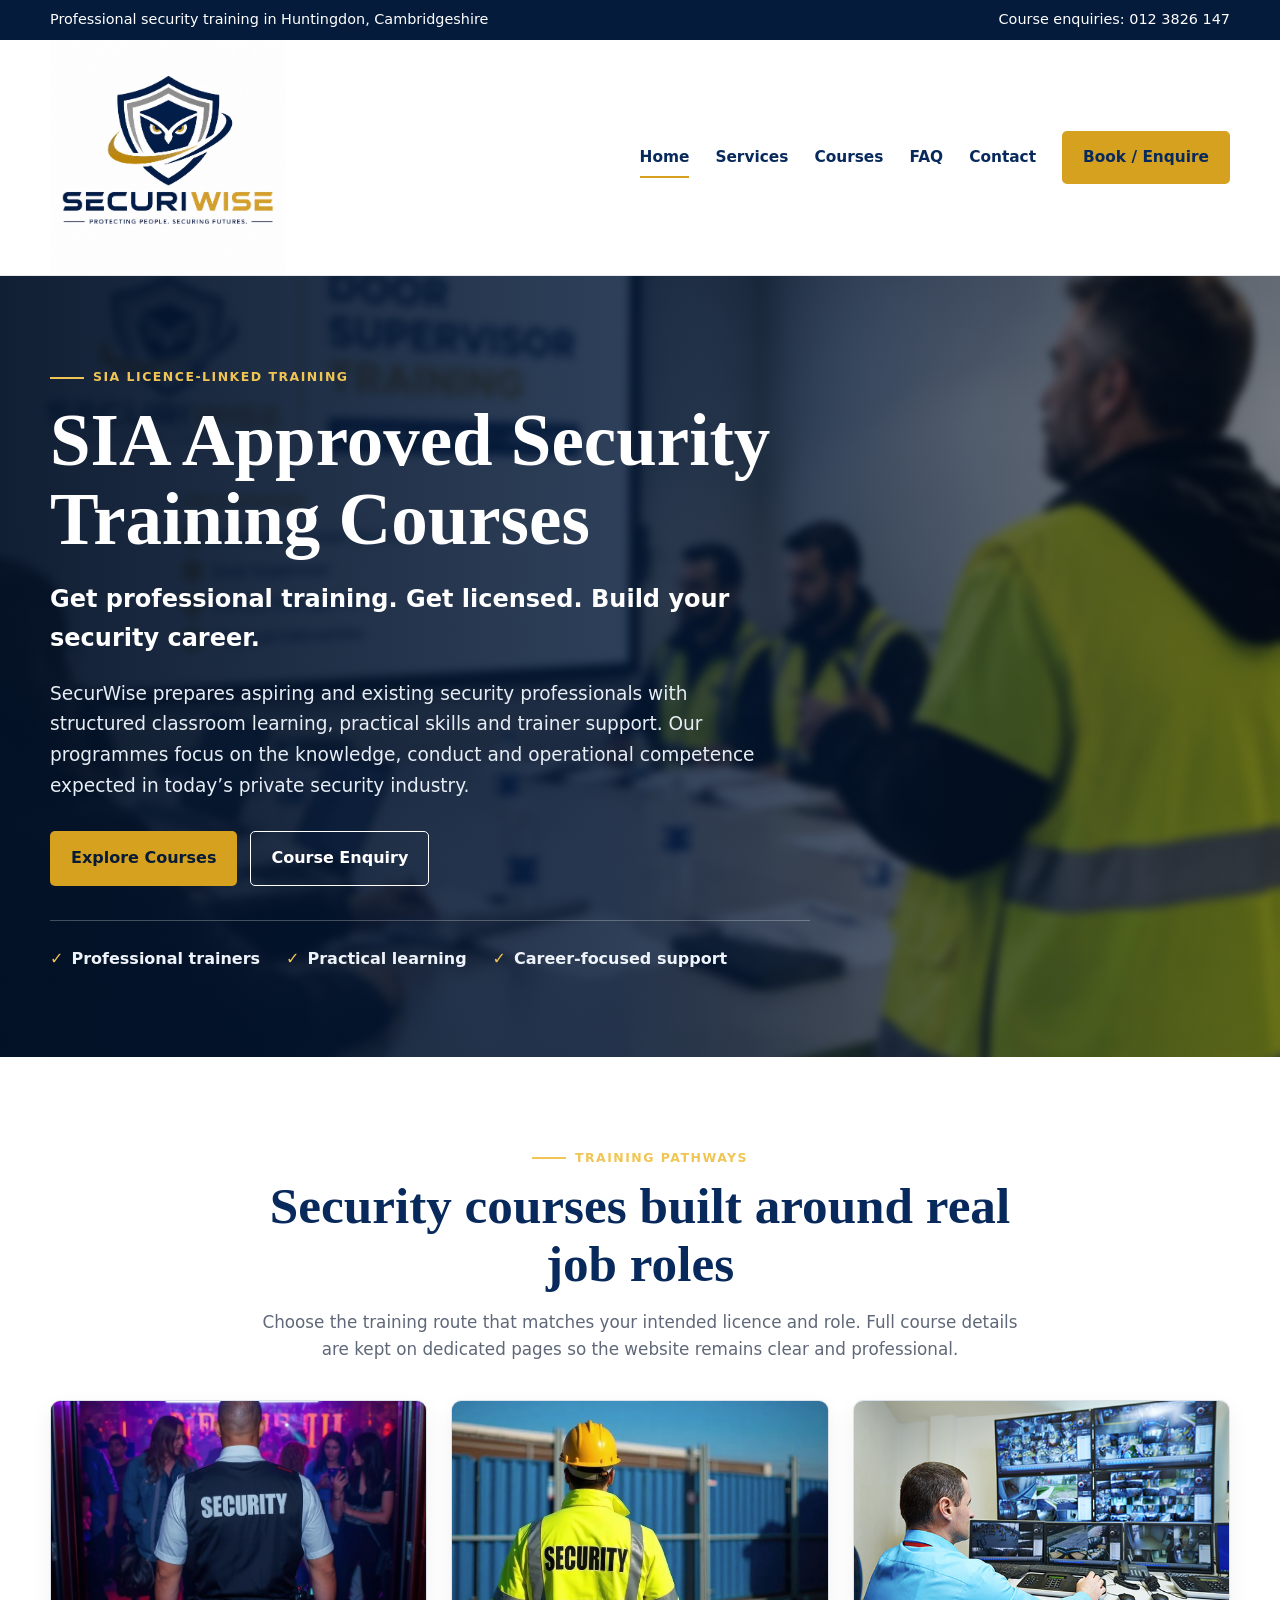
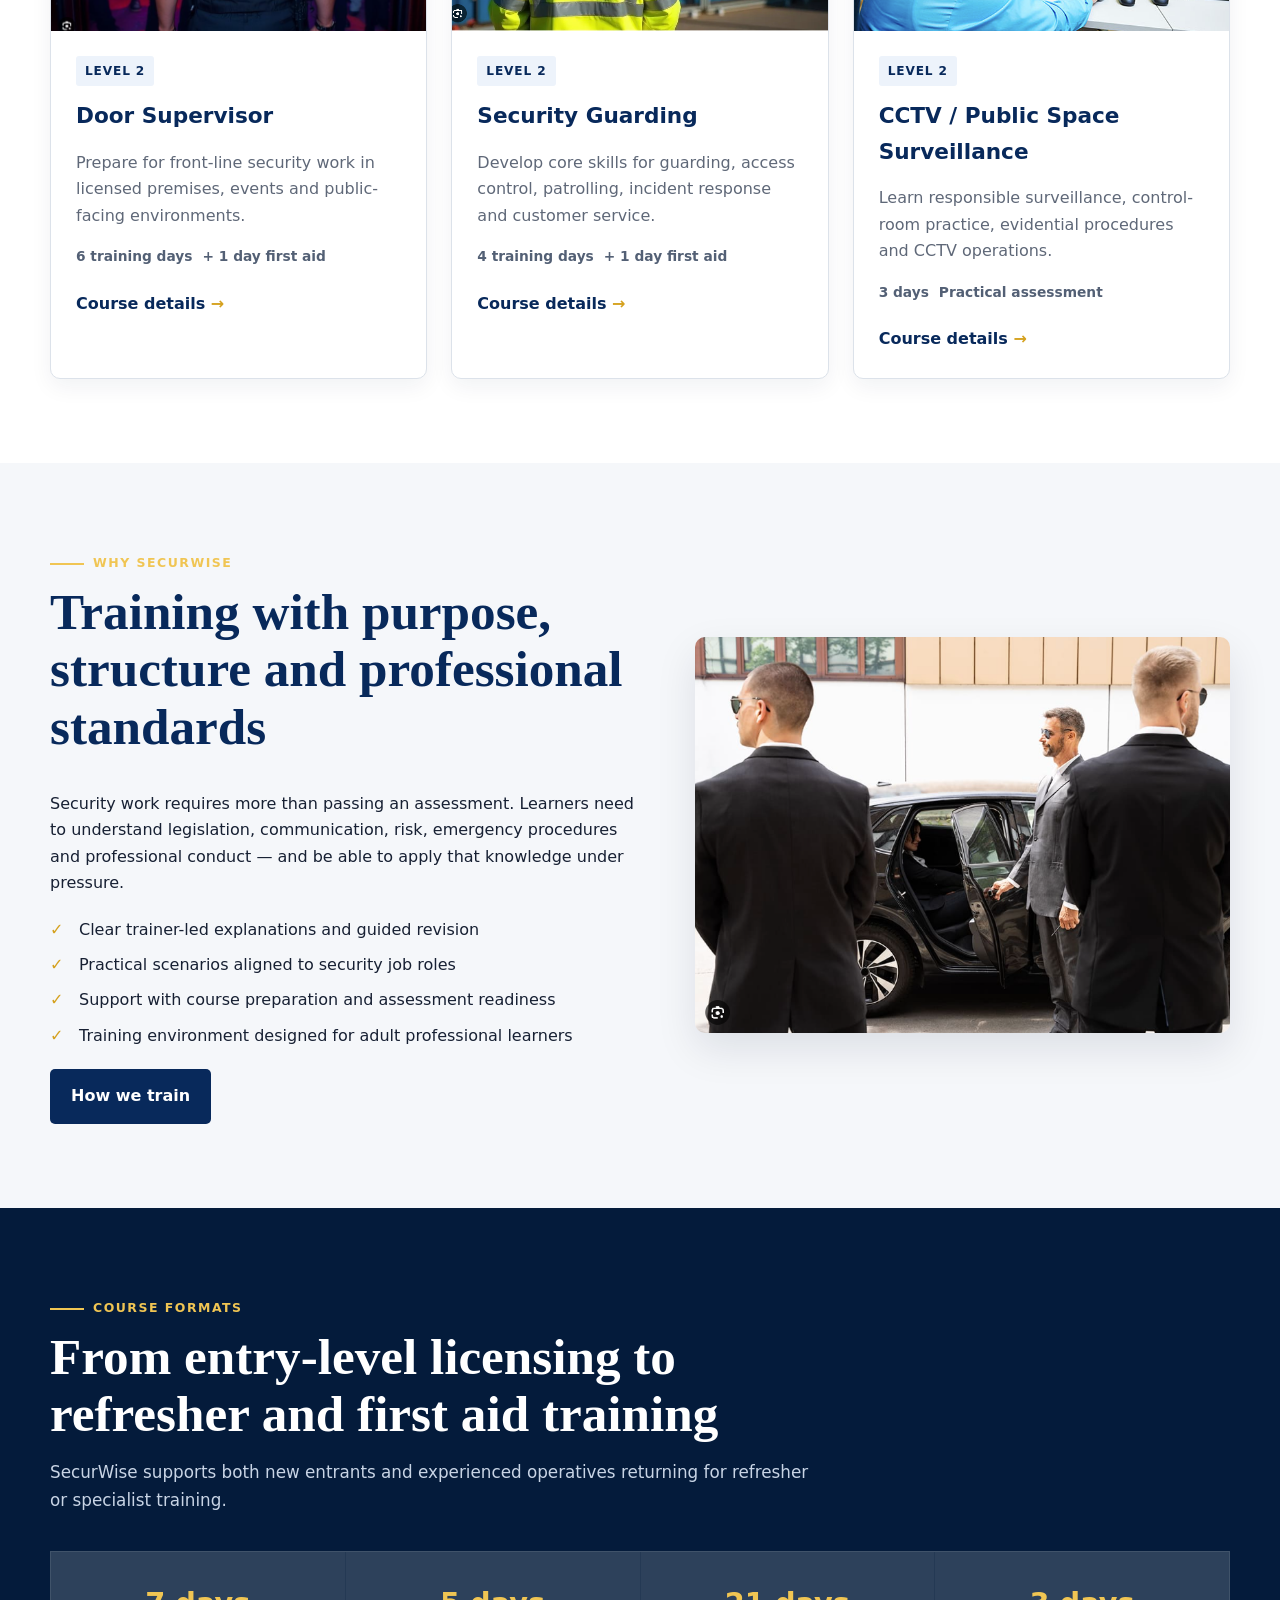
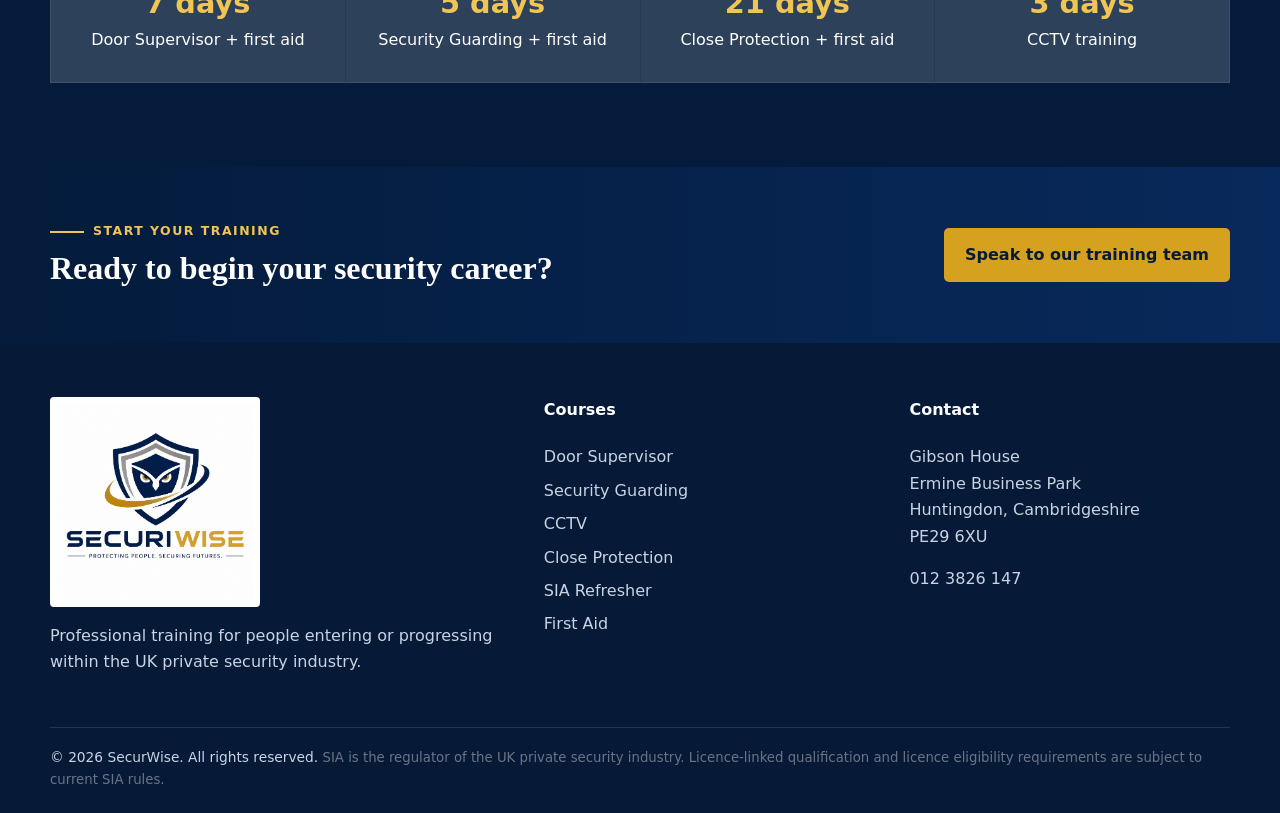
<file: index.html>
<!doctype html>
<html lang="en">
<head>
<meta charset="utf-8"><meta name="viewport" content="width=device-width,initial-scale=1">
<title>SecurWise | Professional SIA Security Training</title>
<meta name="description" content="Professional SIA licence-linked security training in Huntingdon, Cambridgeshire.">
<link rel="icon" type="image/png" href="/assets/images/favicon.png">
<link rel="stylesheet" href="/assets/css/style.css">
</head><body>
<div class="topbar"><div class="container"><span>Professional security training in Huntingdon, Cambridgeshire</span><a href="tel:0123826147">Course enquiries: 012 3826 147</a></div></div>
<header class="site-header"><div class="container header-inner">
<a class="brand" href="/"><img src="/assets/images/logo.jpeg" alt="SecurWise"></a>
<button class="menu-btn" aria-label="Open navigation">☰</button>
<nav class="nav"><a class="active" href="/">Home</a><a class="" href="/services/">Services</a><a class="" href="/courses/">Courses</a><a class="" href="/faq/">FAQ</a><a class="" href="/contact/">Contact</a><a class="nav-cta" href="/contact/">Book / Enquire</a></nav>
</div></header>
<main>
<section class="hero"><div class="container"><div class="hero-content">
<div class="eyebrow">SIA licence-linked training</div>
<h1>SIA Approved Security Training Courses</h1>
<h2>Get professional training. Get licensed. Build your security career.</h2>
<p>SecurWise prepares aspiring and existing security professionals with structured classroom learning, practical skills and trainer support. Our programmes focus on the knowledge, conduct and operational competence expected in today’s private security industry.</p>
<div class="actions"><a class="btn btn-gold" href="/courses/">Explore Courses</a><a class="btn btn-outline" href="/contact/">Course Enquiry</a></div>
<div class="hero-trust"><span>Professional trainers</span><span>Practical learning</span><span>Career-focused support</span></div>
</div></div></section>

<section class="section"><div class="container">
<div class="section-head center"><div class="eyebrow">Training pathways</div><h2>Security courses built around real job roles</h2><p>Choose the training route that matches your intended licence and role. Full course details are kept on dedicated pages so the website remains clear and professional.</p></div>
<div class="grid grid-3">
<article class="course-card"><img src="/assets/images/door-supervisor.png" alt="Door supervisor at a venue"><div class="body"><span class="tag">Level 2</span><h3>Door Supervisor</h3><p>Prepare for front-line security work in licensed premises, events and public-facing environments.</p><div class="meta"><span>6 training days</span><span>+ 1 day first aid</span></div><a class="card-link" href="/courses/door-supervisor/">Course details</a></div></article>
<article class="course-card"><img src="/assets/images/security-guarding.png" alt="Security guard at a site"><div class="body"><span class="tag">Level 2</span><h3>Security Guarding</h3><p>Develop core skills for guarding, access control, patrolling, incident response and customer service.</p><div class="meta"><span>4 training days</span><span>+ 1 day first aid</span></div><a class="card-link" href="/courses/security-guarding/">Course details</a></div></article>
<article class="course-card"><img src="/assets/images/cctv.png" alt="CCTV control room"><div class="body"><span class="tag">Level 2</span><h3>CCTV / Public Space Surveillance</h3><p>Learn responsible surveillance, control-room practice, evidential procedures and CCTV operations.</p><div class="meta"><span>3 days</span><span>Practical assessment</span></div><a class="card-link" href="/courses/cctv/">Course details</a></div></article>
</div></div></section>

<section class="section soft"><div class="container split">
<div><div class="eyebrow">Why SecurWise</div><div class="section-head"><h2>Training with purpose, structure and professional standards</h2></div>
<p>Security work requires more than passing an assessment. Learners need to understand legislation, communication, risk, emergency procedures and professional conduct — and be able to apply that knowledge under pressure.</p>
<ul class="tick-list"><li>Clear trainer-led explanations and guided revision</li><li>Practical scenarios aligned to security job roles</li><li>Support with course preparation and assessment readiness</li><li>Training environment designed for adult professional learners</li></ul>
<a class="btn btn-navy" href="/services/">How we train</a></div>
<img src="/assets/images/executive-protection.png" alt="Professional close protection team">
</div></section>

<section class="section dark"><div class="container">
<div class="section-head"><div class="eyebrow">Course formats</div><h2>From entry-level licensing to refresher and first aid training</h2><p>SecurWise supports both new entrants and experienced operatives returning for refresher or specialist training.</p></div>
<div class="stats"><div class="stat"><strong>7 days</strong>Door Supervisor + first aid</div><div class="stat"><strong>5 days</strong>Security Guarding + first aid</div><div class="stat"><strong>21 days</strong>Close Protection + first aid</div><div class="stat"><strong>3 days</strong>CCTV training</div></div>
</div></section>
</main>

<section class="cta-band"><div class="container"><div><div class="eyebrow">Start your training</div><h2>Ready to begin your security career?</h2></div><a class="btn btn-gold" href="/contact/">Speak to our training team</a></div></section>
<footer class="footer"><div class="container">
<div class="footer-grid">
<div><img src="/assets/images/logo.jpeg" alt="SecurWise"><p>Professional training for people entering or progressing within the UK private security industry.</p></div>
<div><h4>Courses</h4><a href="/courses/door-supervisor/">Door Supervisor</a><a href="/courses/security-guarding/">Security Guarding</a><a href="/courses/cctv/">CCTV</a><a href="/courses/close-protection/">Close Protection</a><a href="/courses/refresher/">SIA Refresher</a><a href="/courses/first-aid/">First Aid</a></div>
<div><h4>Contact</h4><p>Gibson House<br>Ermine Business Park<br>Huntingdon, Cambridgeshire<br>PE29 6XU</p><a href="tel:0123826147">012 3826 147</a></div>
</div>
<div class="footer-bottom">© <span data-year></span> SecurWise. All rights reserved. <span class="small-print">SIA is the regulator of the UK private security industry. Licence-linked qualification and licence eligibility requirements are subject to current SIA rules.</span></div>
</div></footer>
<script src="/assets/js/script.js"></script></body></html>
</file>
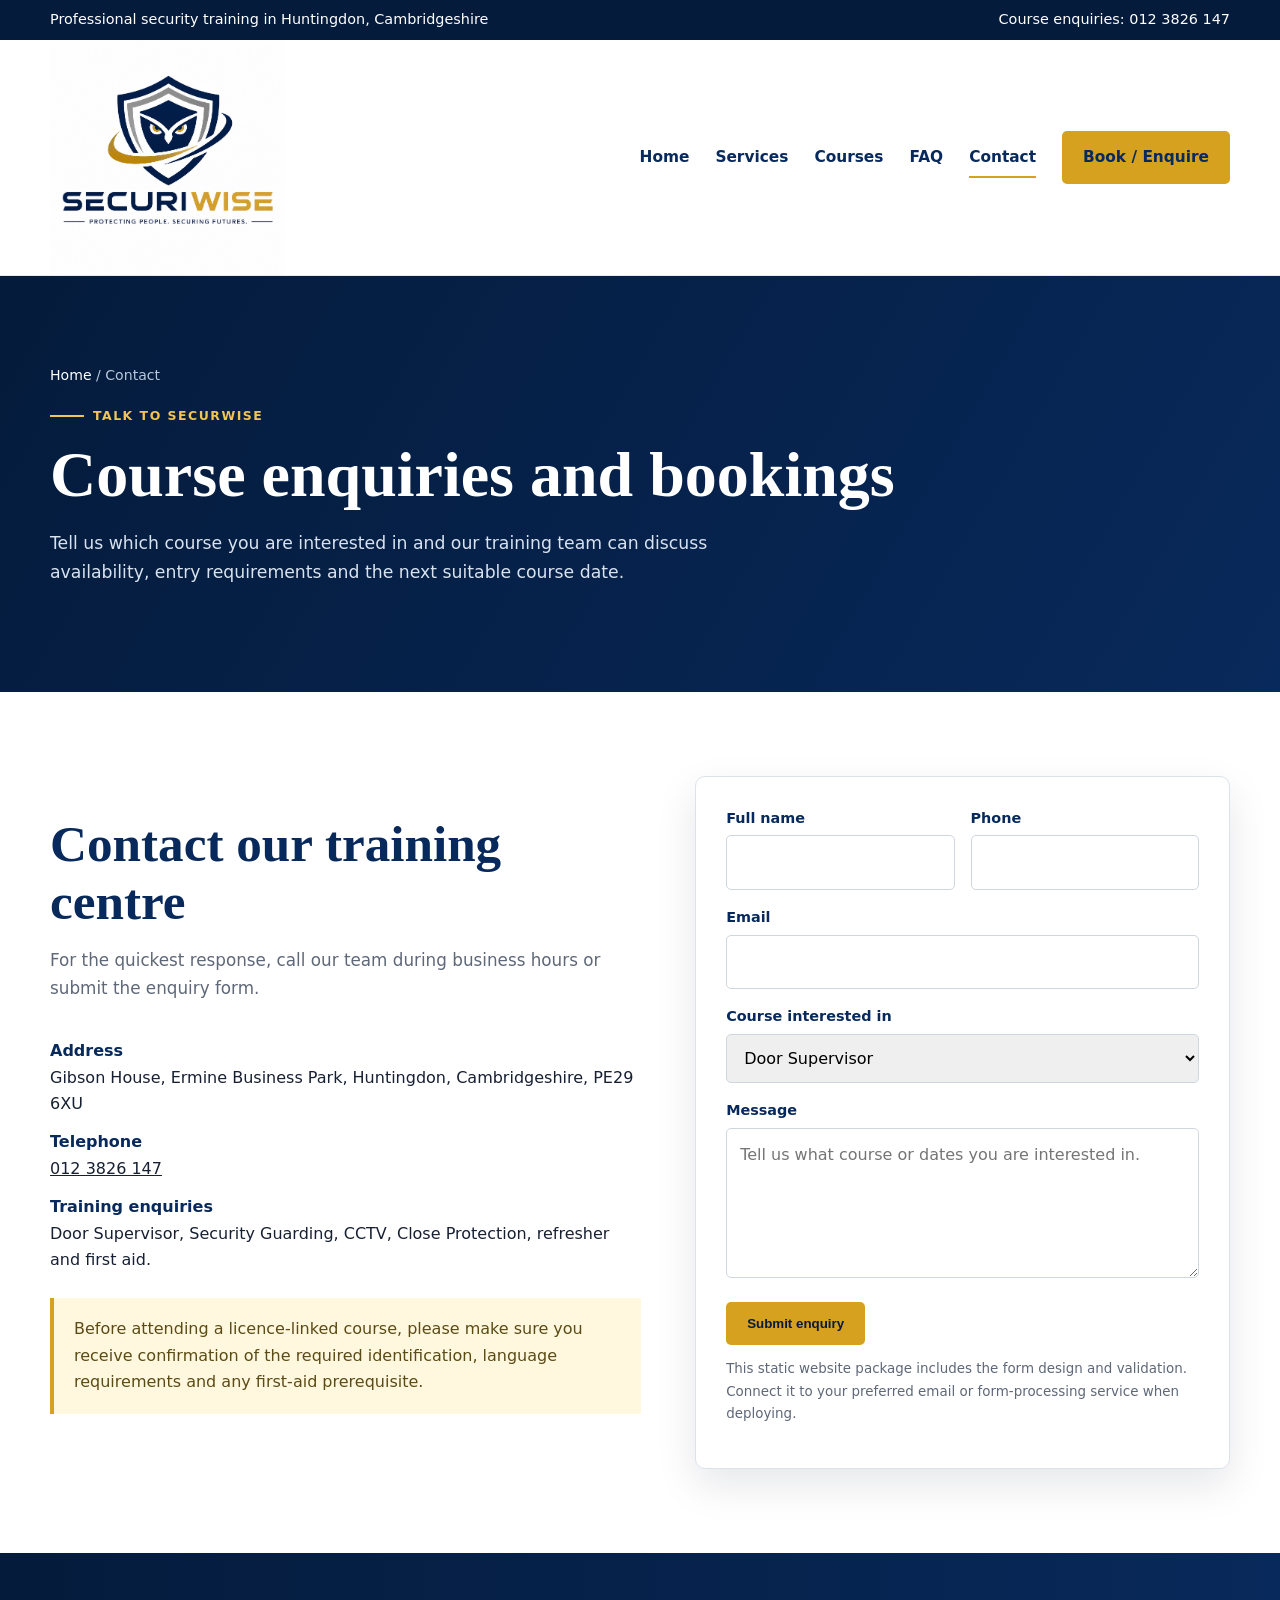
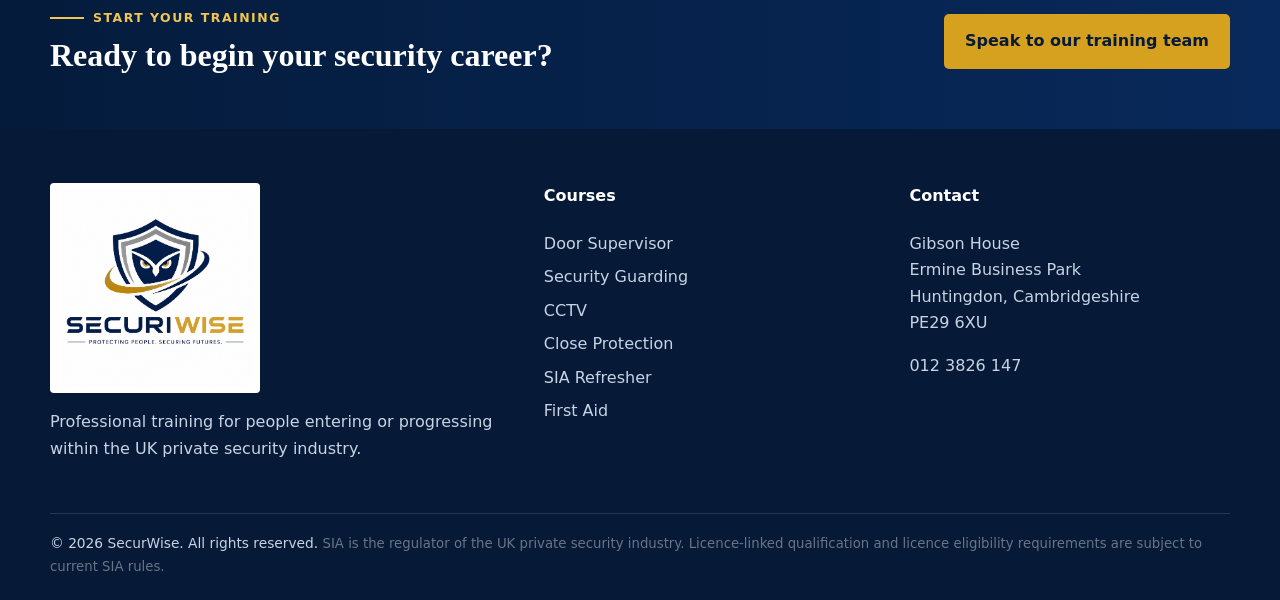
<file: contact/index.html>
<!doctype html>
<html lang="en">
<head>
<meta charset="utf-8"><meta name="viewport" content="width=device-width,initial-scale=1">
<title>Contact SecurWise | Course Enquiries</title>
<meta name="description" content="Contact SecurWise at Gibson House, Ermine Business Park, Huntingdon, Cambridgeshire.">
<link rel="icon" type="image/png" href="/assets/images/favicon.png">
<link rel="stylesheet" href="/assets/css/style.css">
</head><body>
<div class="topbar"><div class="container"><span>Professional security training in Huntingdon, Cambridgeshire</span><a href="tel:0123826147">Course enquiries: 012 3826 147</a></div></div>
<header class="site-header"><div class="container header-inner">
<a class="brand" href="/"><img src="/assets/images/logo.jpeg" alt="SecurWise"></a>
<button class="menu-btn" aria-label="Open navigation">☰</button>
<nav class="nav"><a class="" href="/">Home</a><a class="" href="/services/">Services</a><a class="" href="/courses/">Courses</a><a class="" href="/faq/">FAQ</a><a class="active" href="/contact/">Contact</a><a class="nav-cta" href="/contact/">Book / Enquire</a></nav>
</div></header>
<main>
<section class="page-hero"><div class="container"><div class="breadcrumb"><a href="/">Home</a> / Contact</div><div class="eyebrow">Talk to SecurWise</div><h1>Course enquiries and bookings</h1><p>Tell us which course you are interested in and our training team can discuss availability, entry requirements and the next suitable course date.</p></div></section>
<section class="section"><div class="container split">
<div>
<div class="section-head"><h2>Contact our training centre</h2><p>For the quickest response, call our team during business hours or submit the enquiry form.</p></div>
<ul class="contact-list">
<li><strong>Address</strong>Gibson House, Ermine Business Park, Huntingdon, Cambridgeshire, PE29 6XU</li>
<li><strong>Telephone</strong><a href="tel:0123826147">012 3826 147</a></li>
<li><strong>Training enquiries</strong>Door Supervisor, Security Guarding, CCTV, Close Protection, refresher and first aid.</li>
</ul>
<div class="notice">Before attending a licence-linked course, please make sure you receive confirmation of the required identification, language requirements and any first-aid prerequisite.</div>
</div>
<form id="contactForm" class="form-card">
<div class="form-grid">
<div><label for="name">Full name</label><input id="name" name="name" required></div>
<div><label for="phone">Phone</label><input id="phone" name="phone" required></div>
<div class="full"><label for="email">Email</label><input type="email" id="email" name="email" required></div>
<div class="full"><label for="course">Course interested in</label><select id="course" name="course"><option>Door Supervisor</option><option>Security Guarding</option><option>CCTV / Public Space Surveillance</option><option>Close Protection</option><option>SIA Refresher</option><option>First Aid</option><option>Other enquiry</option></select></div>
<div class="full"><label for="message">Message</label><textarea id="message" name="message" placeholder="Tell us what course or dates you are interested in."></textarea></div>
<div class="full"><button class="btn btn-gold" type="submit">Submit enquiry</button></div>
</div>
<p class="form-note">This static website package includes the form design and validation. Connect it to your preferred email or form-processing service when deploying.</p>
<div id="formStatus" class="notice" style="display:none"></div>
</form>
</div></section>
</main>

<section class="cta-band"><div class="container"><div><div class="eyebrow">Start your training</div><h2>Ready to begin your security career?</h2></div><a class="btn btn-gold" href="/contact/">Speak to our training team</a></div></section>
<footer class="footer"><div class="container">
<div class="footer-grid">
<div><img src="/assets/images/logo.jpeg" alt="SecurWise"><p>Professional training for people entering or progressing within the UK private security industry.</p></div>
<div><h4>Courses</h4><a href="/courses/door-supervisor/">Door Supervisor</a><a href="/courses/security-guarding/">Security Guarding</a><a href="/courses/cctv/">CCTV</a><a href="/courses/close-protection/">Close Protection</a><a href="/courses/refresher/">SIA Refresher</a><a href="/courses/first-aid/">First Aid</a></div>
<div><h4>Contact</h4><p>Gibson House<br>Ermine Business Park<br>Huntingdon, Cambridgeshire<br>PE29 6XU</p><a href="tel:0123826147">012 3826 147</a></div>
</div>
<div class="footer-bottom">© <span data-year></span> SecurWise. All rights reserved. <span class="small-print">SIA is the regulator of the UK private security industry. Licence-linked qualification and licence eligibility requirements are subject to current SIA rules.</span></div>
</div></footer>
<script src="/assets/js/script.js"></script></body></html>
</file>
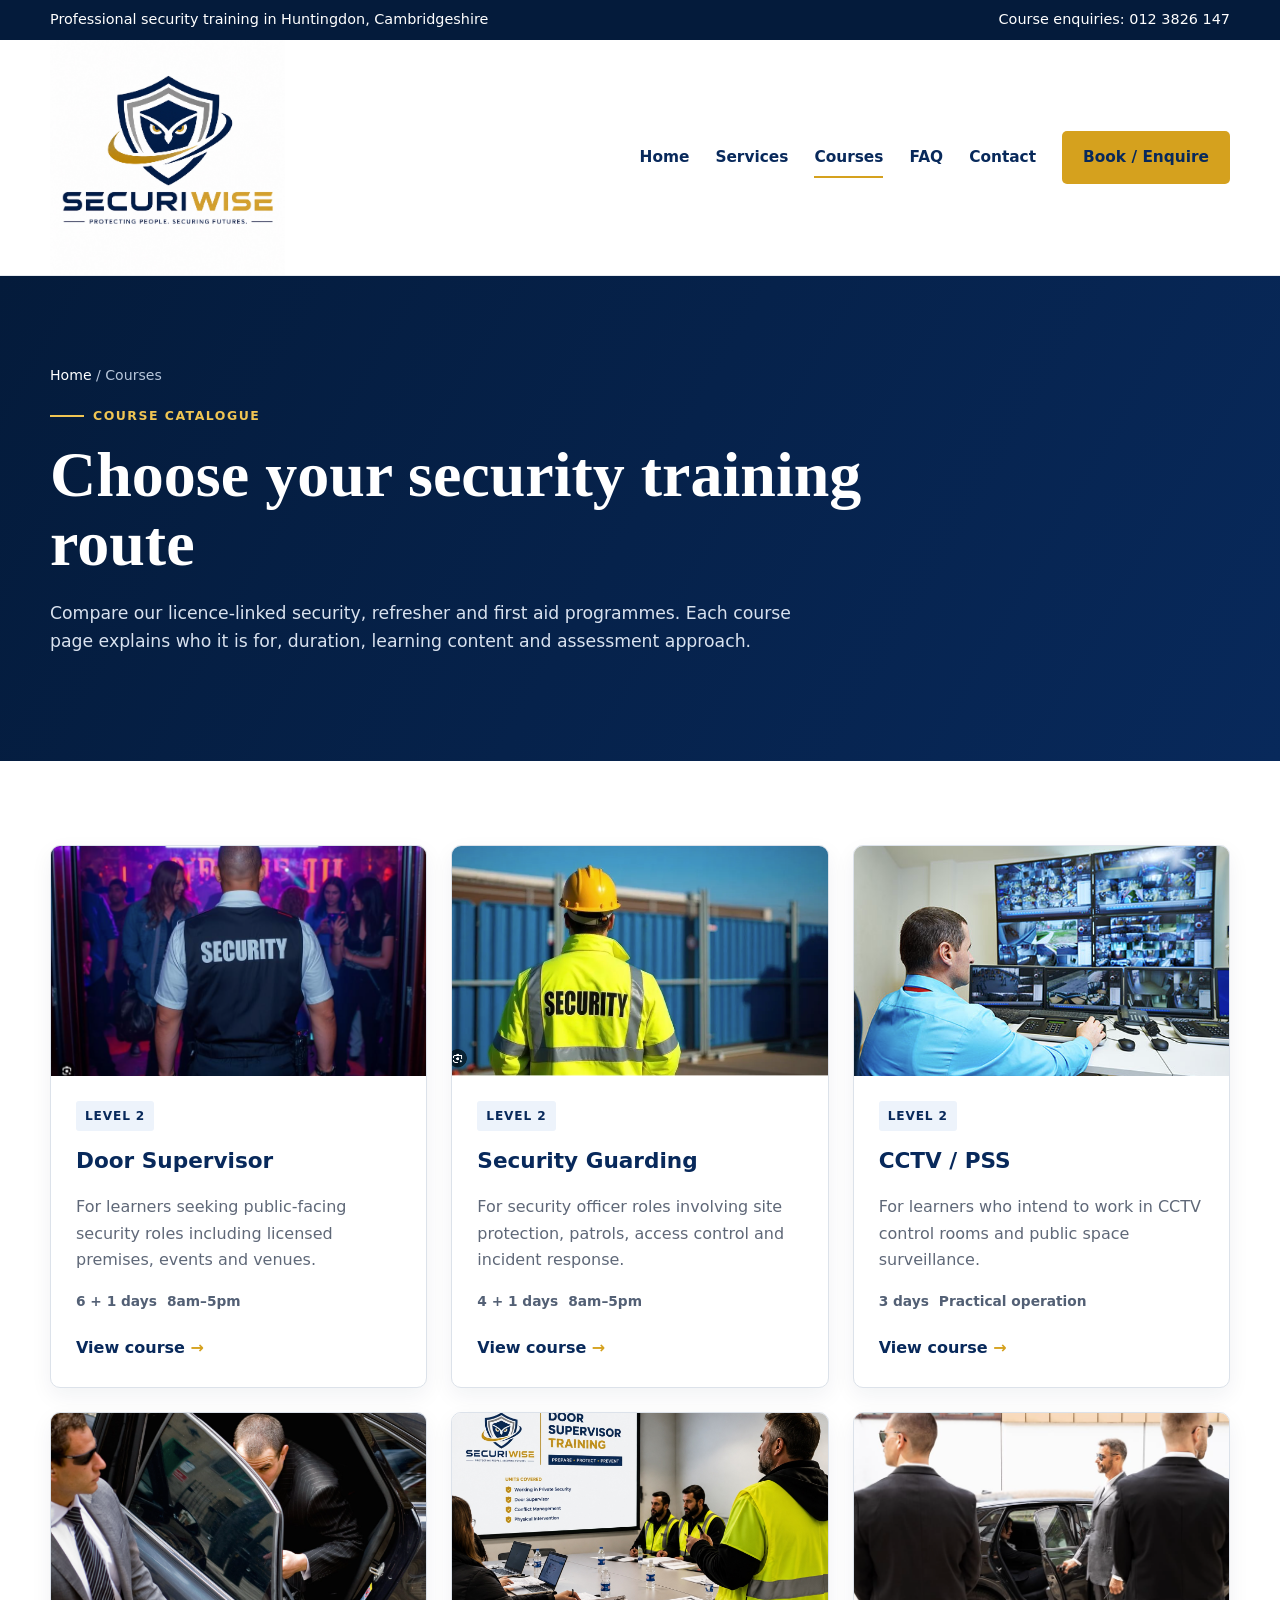
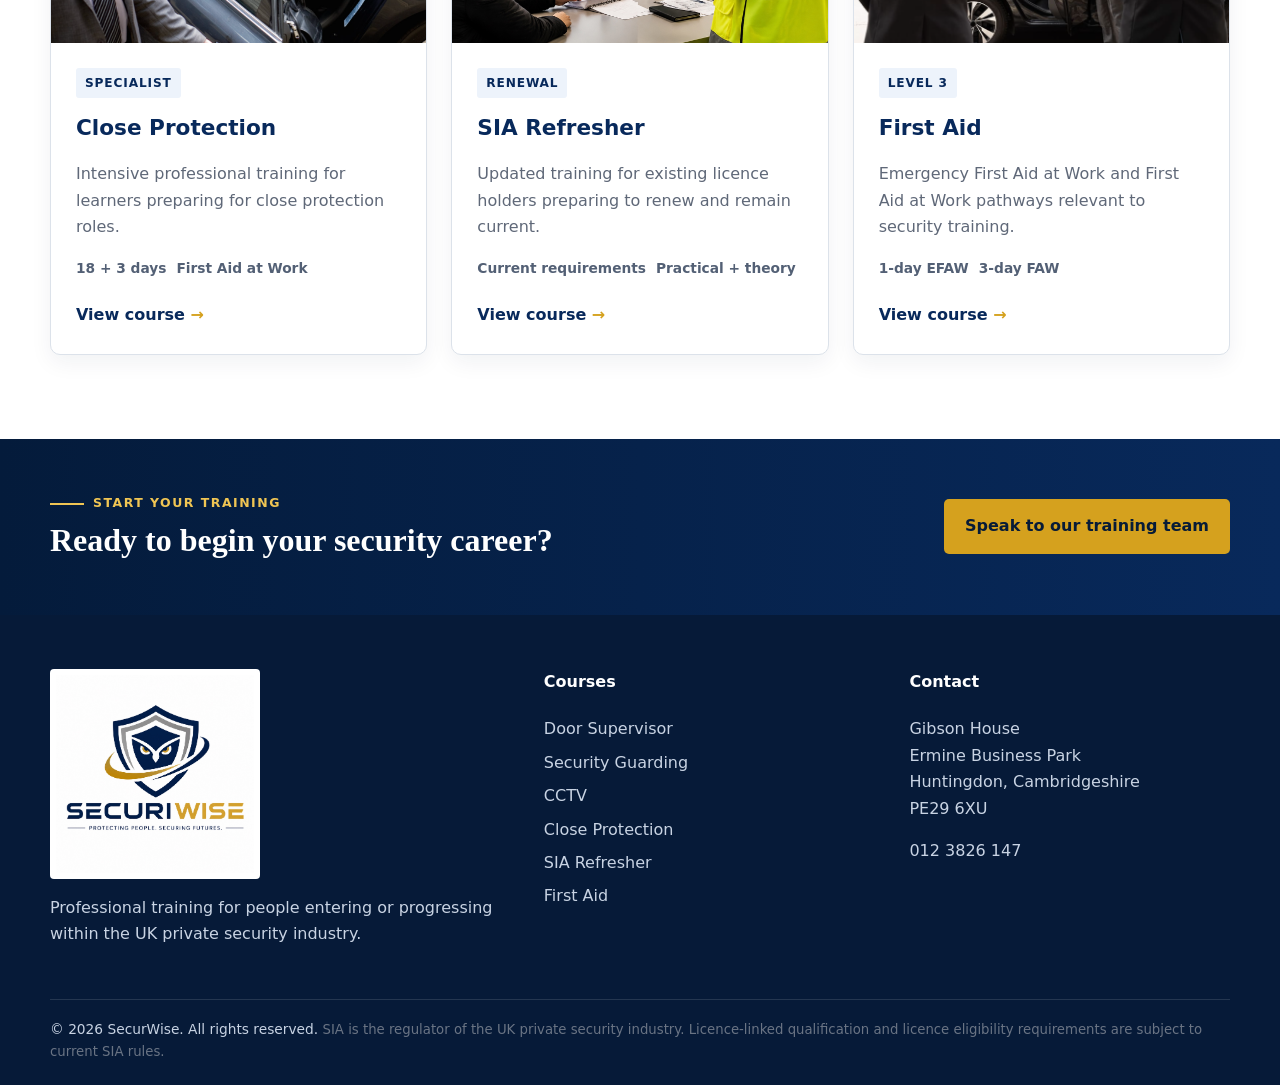
<file: courses/index.html>
<!doctype html>
<html lang="en">
<head>
<meta charset="utf-8"><meta name="viewport" content="width=device-width,initial-scale=1">
<title>Security Courses | SecurWise</title>
<meta name="description" content="Browse SecurWise Door Supervisor, Security Guarding, CCTV, Close Protection, refresher and first aid training.">
<link rel="icon" type="image/png" href="/assets/images/favicon.png">
<link rel="stylesheet" href="/assets/css/style.css">
</head><body>
<div class="topbar"><div class="container"><span>Professional security training in Huntingdon, Cambridgeshire</span><a href="tel:0123826147">Course enquiries: 012 3826 147</a></div></div>
<header class="site-header"><div class="container header-inner">
<a class="brand" href="/"><img src="/assets/images/logo.jpeg" alt="SecurWise"></a>
<button class="menu-btn" aria-label="Open navigation">☰</button>
<nav class="nav"><a class="" href="/">Home</a><a class="" href="/services/">Services</a><a class="active" href="/courses/">Courses</a><a class="" href="/faq/">FAQ</a><a class="" href="/contact/">Contact</a><a class="nav-cta" href="/contact/">Book / Enquire</a></nav>
</div></header>
<main>
<section class="page-hero"><div class="container"><div class="breadcrumb"><a href="/">Home</a> / Courses</div><div class="eyebrow">Course catalogue</div><h1>Choose your security training route</h1><p>Compare our licence-linked security, refresher and first aid programmes. Each course page explains who it is for, duration, learning content and assessment approach.</p></div></section>
<section class="section"><div class="container"><div class="grid grid-3">
<article class="course-card"><img src="/assets/images/door-supervisor.png" alt="Door supervisor"><div class="body"><span class="tag">Level 2</span><h3>Door Supervisor</h3><p>For learners seeking public-facing security roles including licensed premises, events and venues.</p><div class="meta"><span>6 + 1 days</span><span>8am–5pm</span></div><a class="card-link" href="/courses/door-supervisor/">View course</a></div></article>
<article class="course-card"><img src="/assets/images/security-guarding.png" alt="Security guard"><div class="body"><span class="tag">Level 2</span><h3>Security Guarding</h3><p>For security officer roles involving site protection, patrols, access control and incident response.</p><div class="meta"><span>4 + 1 days</span><span>8am–5pm</span></div><a class="card-link" href="/courses/security-guarding/">View course</a></div></article>
<article class="course-card"><img src="/assets/images/cctv.png" alt="CCTV operations"><div class="body"><span class="tag">Level 2</span><h3>CCTV / PSS</h3><p>For learners who intend to work in CCTV control rooms and public space surveillance.</p><div class="meta"><span>3 days</span><span>Practical operation</span></div><a class="card-link" href="/courses/cctv/">View course</a></div></article>
<article class="course-card"><img src="/assets/images/close-protection.png" alt="Close protection"><div class="body"><span class="tag">Specialist</span><h3>Close Protection</h3><p>Intensive professional training for learners preparing for close protection roles.</p><div class="meta"><span>18 + 3 days</span><span>First Aid at Work</span></div><a class="card-link" href="/courses/close-protection/">View course</a></div></article>
<article class="course-card"><img src="/assets/images/hero-training.jpeg" alt="Training classroom"><div class="body"><span class="tag">Renewal</span><h3>SIA Refresher</h3><p>Updated training for existing licence holders preparing to renew and remain current.</p><div class="meta"><span>Current requirements</span><span>Practical + theory</span></div><a class="card-link" href="/courses/refresher/">View course</a></div></article>
<article class="course-card"><img src="/assets/images/executive-protection.png" alt="Professional security team"><div class="body"><span class="tag">Level 3</span><h3>First Aid</h3><p>Emergency First Aid at Work and First Aid at Work pathways relevant to security training.</p><div class="meta"><span>1-day EFAW</span><span>3-day FAW</span></div><a class="card-link" href="/courses/first-aid/">View course</a></div></article>
</div></div></section>
</main>

<section class="cta-band"><div class="container"><div><div class="eyebrow">Start your training</div><h2>Ready to begin your security career?</h2></div><a class="btn btn-gold" href="/contact/">Speak to our training team</a></div></section>
<footer class="footer"><div class="container">
<div class="footer-grid">
<div><img src="/assets/images/logo.jpeg" alt="SecurWise"><p>Professional training for people entering or progressing within the UK private security industry.</p></div>
<div><h4>Courses</h4><a href="/courses/door-supervisor/">Door Supervisor</a><a href="/courses/security-guarding/">Security Guarding</a><a href="/courses/cctv/">CCTV</a><a href="/courses/close-protection/">Close Protection</a><a href="/courses/refresher/">SIA Refresher</a><a href="/courses/first-aid/">First Aid</a></div>
<div><h4>Contact</h4><p>Gibson House<br>Ermine Business Park<br>Huntingdon, Cambridgeshire<br>PE29 6XU</p><a href="tel:0123826147">012 3826 147</a></div>
</div>
<div class="footer-bottom">© <span data-year></span> SecurWise. All rights reserved. <span class="small-print">SIA is the regulator of the UK private security industry. Licence-linked qualification and licence eligibility requirements are subject to current SIA rules.</span></div>
</div></footer>
<script src="/assets/js/script.js"></script></body></html>
</file>
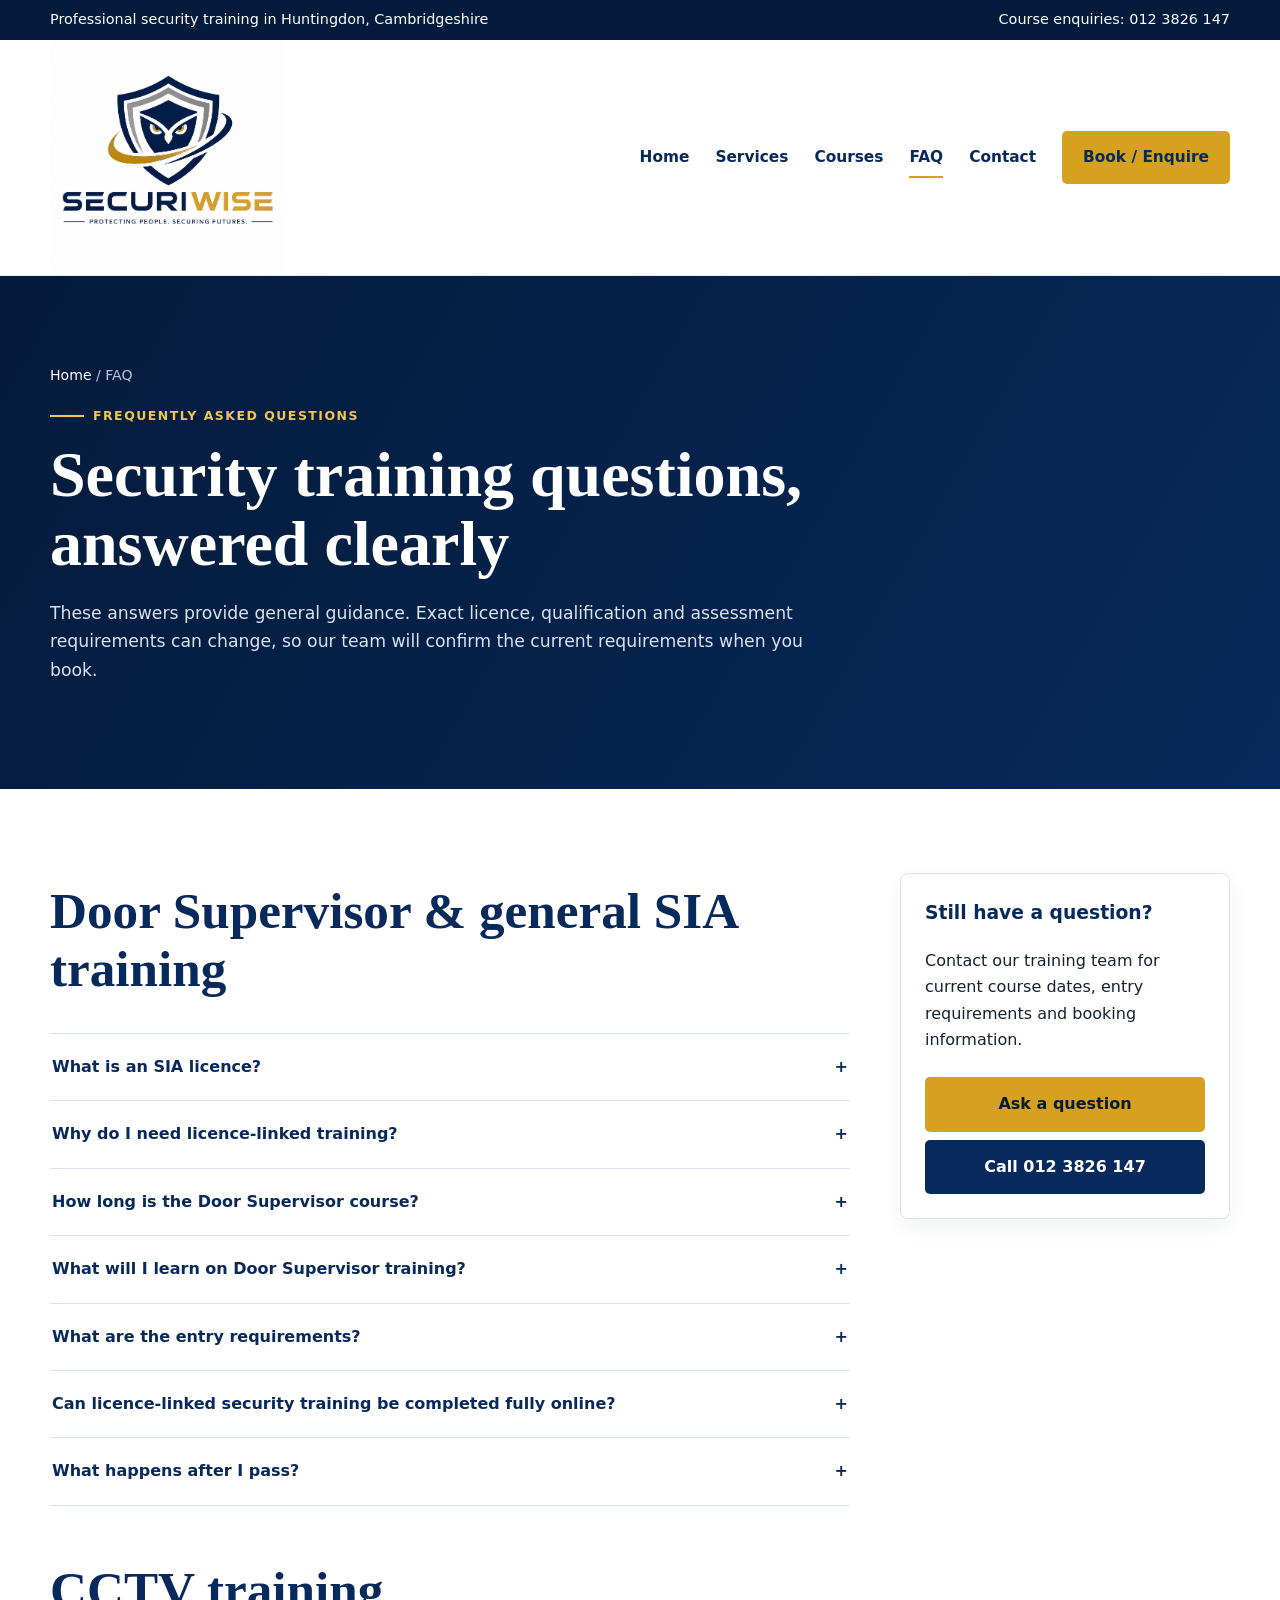
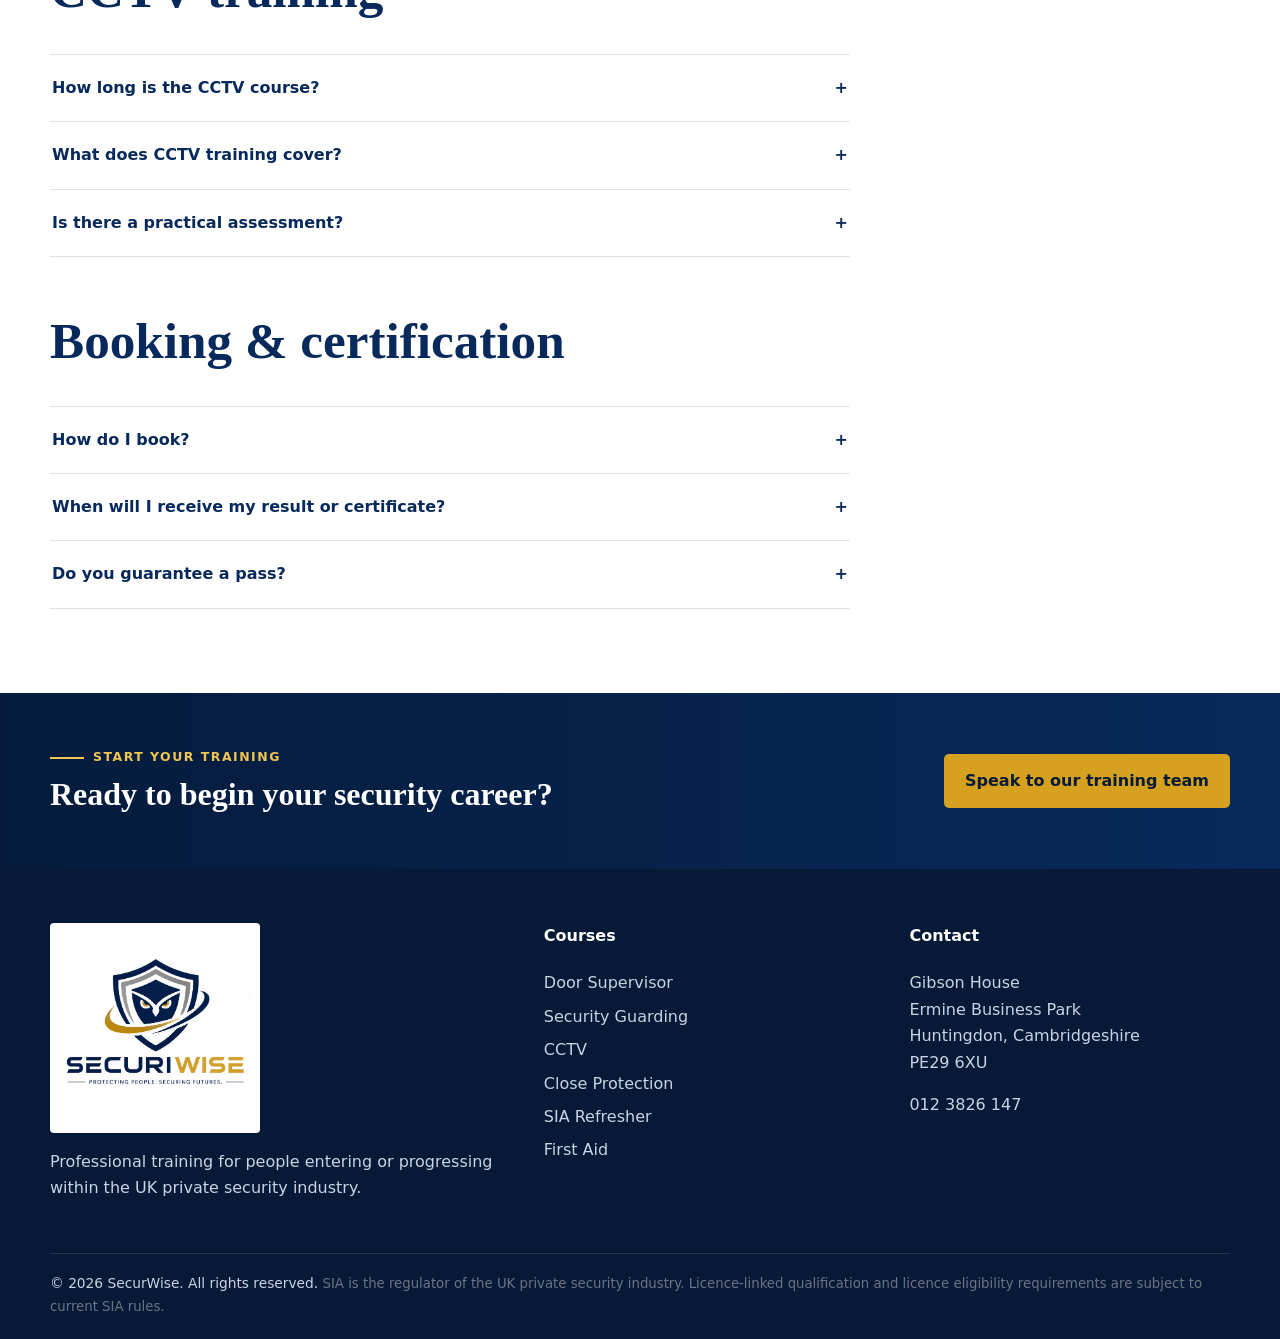
<file: faq/index.html>
<!doctype html>
<html lang="en">
<head>
<meta charset="utf-8"><meta name="viewport" content="width=device-width,initial-scale=1">
<title>FAQ | SecurWise</title>
<meta name="description" content="Frequently asked questions about SecurWise security training and SIA licence-linked courses.">
<link rel="icon" type="image/png" href="/assets/images/favicon.png">
<link rel="stylesheet" href="/assets/css/style.css">
</head><body>
<div class="topbar"><div class="container"><span>Professional security training in Huntingdon, Cambridgeshire</span><a href="tel:0123826147">Course enquiries: 012 3826 147</a></div></div>
<header class="site-header"><div class="container header-inner">
<a class="brand" href="/"><img src="/assets/images/logo.jpeg" alt="SecurWise"></a>
<button class="menu-btn" aria-label="Open navigation">☰</button>
<nav class="nav"><a class="" href="/">Home</a><a class="" href="/services/">Services</a><a class="" href="/courses/">Courses</a><a class="active" href="/faq/">FAQ</a><a class="" href="/contact/">Contact</a><a class="nav-cta" href="/contact/">Book / Enquire</a></nav>
</div></header>
<main>
<section class="page-hero"><div class="container"><div class="breadcrumb"><a href="/">Home</a> / FAQ</div><div class="eyebrow">Frequently asked questions</div><h1>Security training questions, answered clearly</h1><p>These answers provide general guidance. Exact licence, qualification and assessment requirements can change, so our team will confirm the current requirements when you book.</p></div></section>
<section class="section"><div class="container content-layout">
<div>
<div class="section-head"><h2>Door Supervisor & general SIA training</h2></div>
<div class="accordion">
<div class="acc-item"><button class="acc-btn">What is an SIA licence?<span>+</span></button><div class="acc-panel"><p>An SIA licence is issued by the Security Industry Authority for certain regulated private-security activities. The licence type you need depends on the role you intend to perform.</p></div></div>
<div class="acc-item"><button class="acc-btn">Why do I need licence-linked training?<span>+</span></button><div class="acc-panel"><p>For many front-line security roles, applicants must hold the relevant recognised licence-linked qualification before applying for an SIA licence.</p></div></div>
<div class="acc-item"><button class="acc-btn">How long is the Door Supervisor course?<span>+</span></button><div class="acc-panel"><p>SecurWise plans the Door Supervisor pathway as six days of security training plus one day of Emergency First Aid at Work, with typical classroom times of 8:00am to 5:00pm.</p></div></div>
<div class="acc-item"><button class="acc-btn">What will I learn on Door Supervisor training?<span>+</span></button><div class="acc-panel"><p>Key areas include working in private security, door supervisor duties, searching, licensing responsibilities, conflict management, physical intervention, emergency procedures and professional communication.</p></div></div>
<div class="acc-item"><button class="acc-btn">What are the entry requirements?<span>+</span></button><div class="acc-panel"><p>Learners must generally be at least 18 and able to meet the language, identification and any prerequisite requirements of the qualification. We confirm the exact document list before your course starts.</p></div></div>
<div class="acc-item"><button class="acc-btn">Can licence-linked security training be completed fully online?<span>+</span></button><div class="acc-panel"><p>No assumption should be made that an SIA licence-linked qualification can be completed fully online. Mandatory classroom attendance, practical training and observed assessment can apply. SecurWise confirms the permitted delivery format for each course.</p></div></div>
<div class="acc-item"><button class="acc-btn">What happens after I pass?<span>+</span></button><div class="acc-panel"><p>After certification, you can use the relevant qualification as part of your SIA licence application, subject to meeting all other SIA requirements.</p></div></div>
</div>

<div class="section-head" style="margin-top:55px"><h2>CCTV training</h2></div>
<div class="accordion">
<div class="acc-item"><button class="acc-btn">How long is the CCTV course?<span>+</span></button><div class="acc-panel"><p>SecurWise advertises the CCTV / Public Space Surveillance course as a three-day programme.</p></div></div>
<div class="acc-item"><button class="acc-btn">What does CCTV training cover?<span>+</span></button><div class="acc-panel"><p>The course covers private-security principles, CCTV operation, surveillance practice, legal and privacy responsibilities, control-room procedures and evidential documentation.</p></div></div>
<div class="acc-item"><button class="acc-btn">Is there a practical assessment?<span>+</span></button><div class="acc-panel"><p>Yes, practical CCTV operation and evidence-related tasks may form part of the qualification assessment alongside knowledge examinations.</p></div></div>
</div>

<div class="section-head" style="margin-top:55px"><h2>Booking & certification</h2></div>
<div class="accordion">
<div class="acc-item"><button class="acc-btn">How do I book?<span>+</span></button><div class="acc-panel"><p>Use the contact form or call 012 3826 147. Our team will confirm course dates, availability, required documents, fees and payment arrangements.</p></div></div>
<div class="acc-item"><button class="acc-btn">When will I receive my result or certificate?<span>+</span></button><div class="acc-panel"><p>Result and certificate times depend on the awarding organisation and assessment processing. We do not guarantee a fixed turnaround unless it has been confirmed for your specific course.</p></div></div>
<div class="acc-item"><button class="acc-btn">Do you guarantee a pass?<span>+</span></button><div class="acc-panel"><p>No. Training and support are provided to prepare learners properly, but qualification results depend on the learner meeting the required assessment standard.</p></div></div>
</div>
</div>
<aside class="sidebar"><div class="sidebar-box"><h3>Still have a question?</h3><p>Contact our training team for current course dates, entry requirements and booking information.</p><a class="btn btn-gold" href="/contact/">Ask a question</a><a class="btn btn-navy" href="tel:0123826147">Call 012 3826 147</a></div></aside>
</div></section>
</main>

<section class="cta-band"><div class="container"><div><div class="eyebrow">Start your training</div><h2>Ready to begin your security career?</h2></div><a class="btn btn-gold" href="/contact/">Speak to our training team</a></div></section>
<footer class="footer"><div class="container">
<div class="footer-grid">
<div><img src="/assets/images/logo.jpeg" alt="SecurWise"><p>Professional training for people entering or progressing within the UK private security industry.</p></div>
<div><h4>Courses</h4><a href="/courses/door-supervisor/">Door Supervisor</a><a href="/courses/security-guarding/">Security Guarding</a><a href="/courses/cctv/">CCTV</a><a href="/courses/close-protection/">Close Protection</a><a href="/courses/refresher/">SIA Refresher</a><a href="/courses/first-aid/">First Aid</a></div>
<div><h4>Contact</h4><p>Gibson House<br>Ermine Business Park<br>Huntingdon, Cambridgeshire<br>PE29 6XU</p><a href="tel:0123826147">012 3826 147</a></div>
</div>
<div class="footer-bottom">© <span data-year></span> SecurWise. All rights reserved. <span class="small-print">SIA is the regulator of the UK private security industry. Licence-linked qualification and licence eligibility requirements are subject to current SIA rules.</span></div>
</div></footer>
<script src="/assets/js/script.js"></script></body></html>
</file>
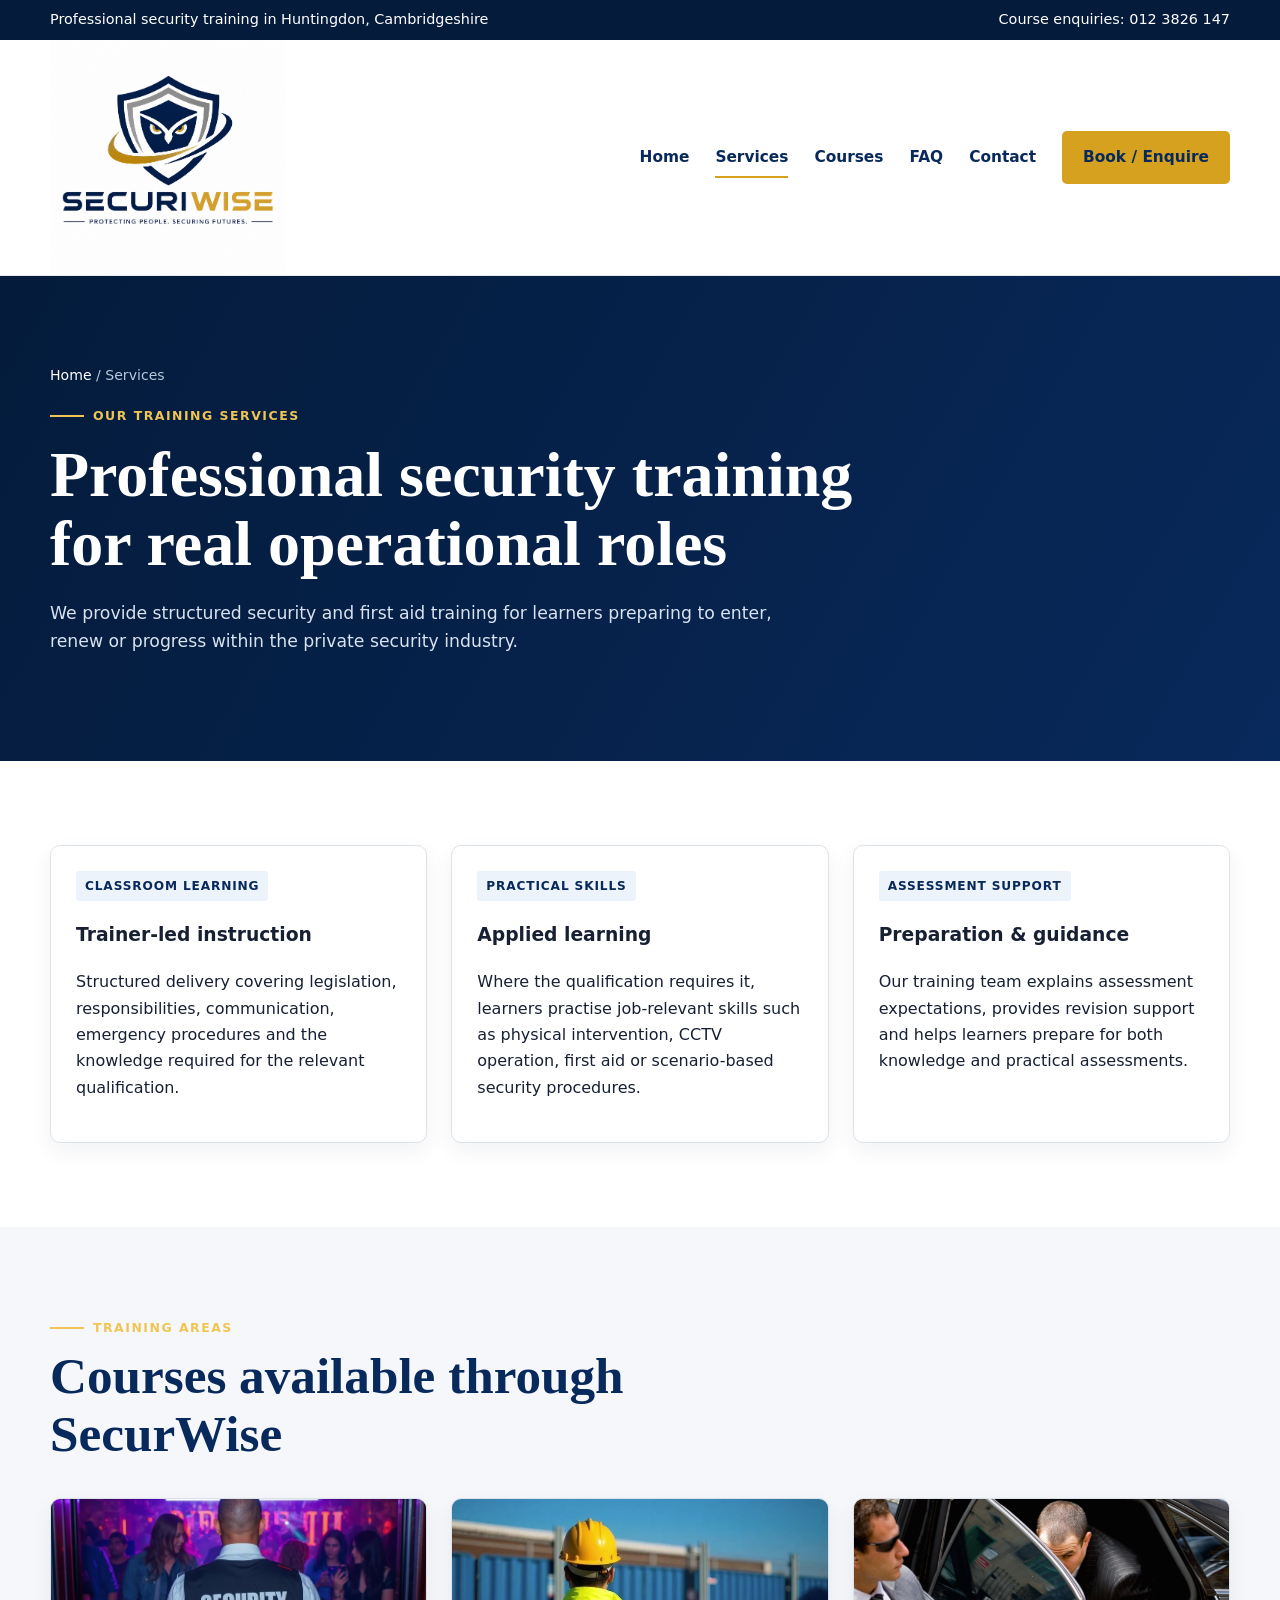
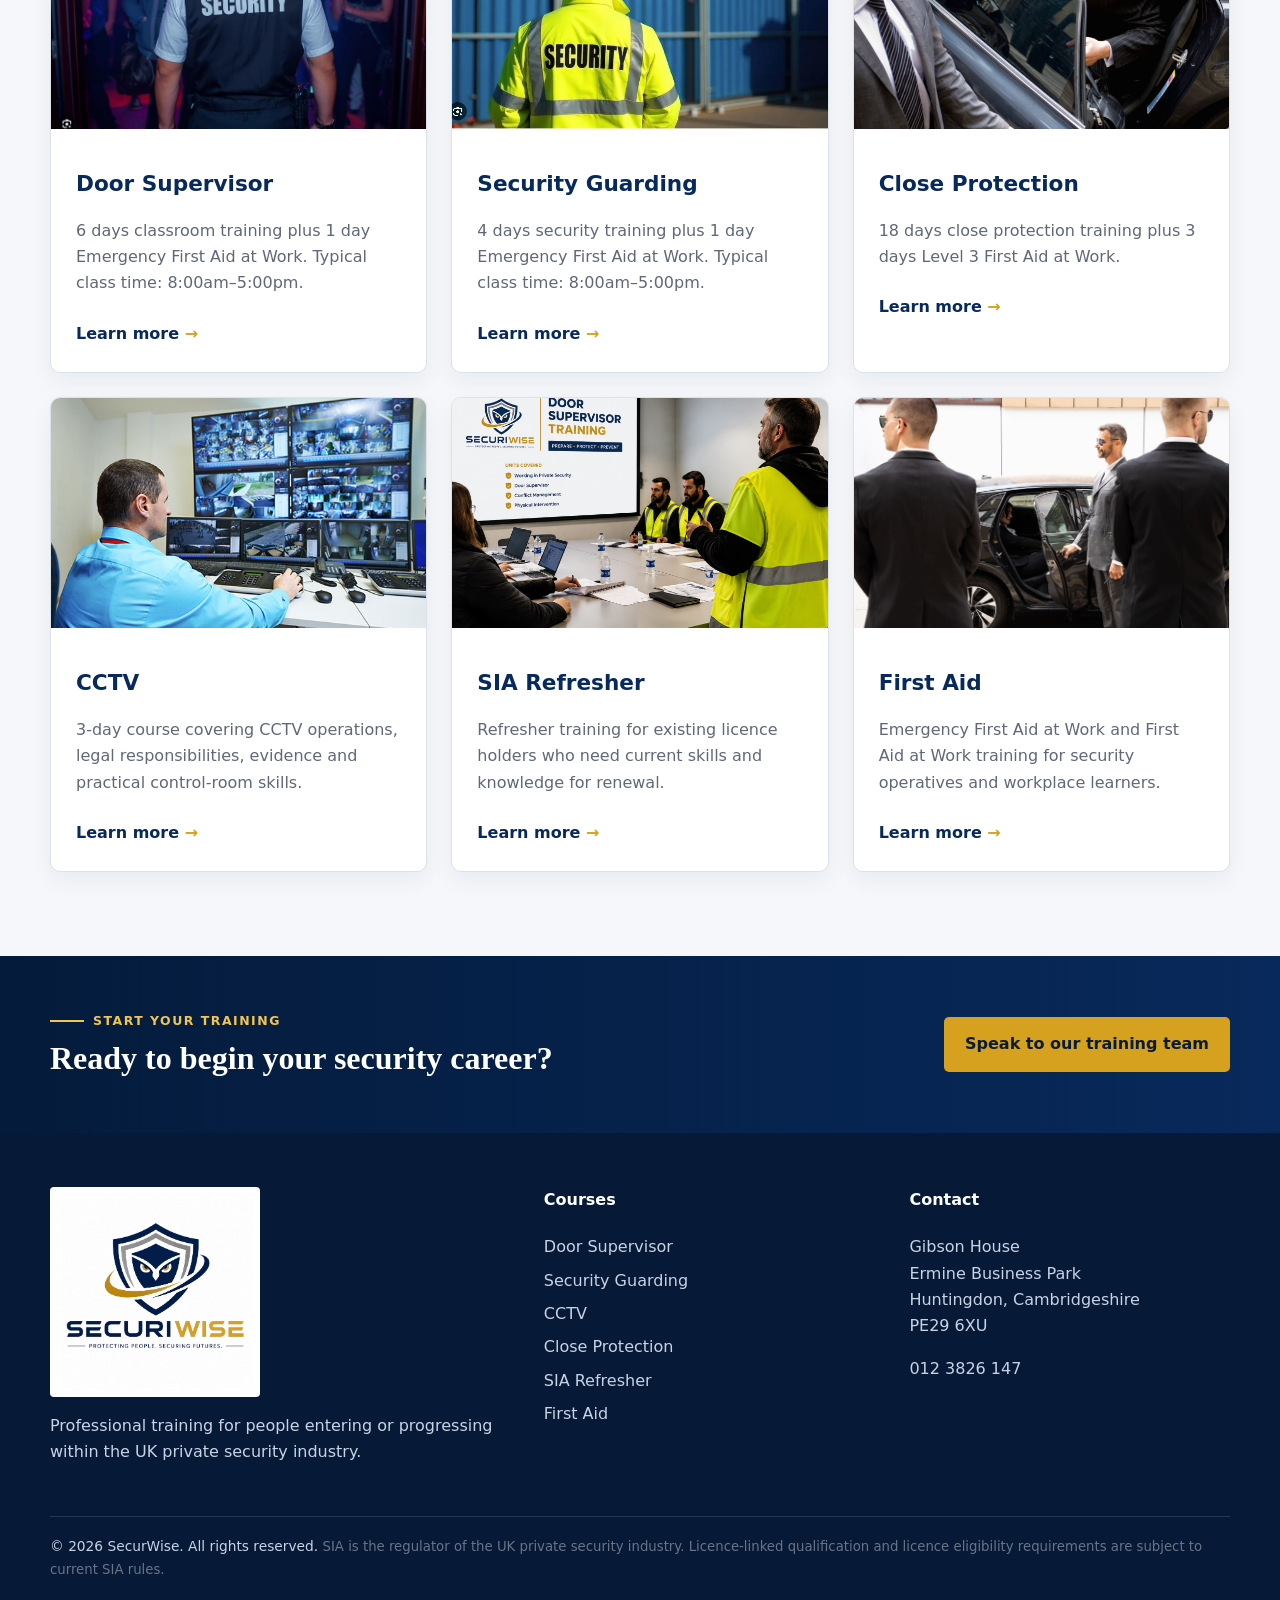
<file: services/index.html>
<!doctype html>
<html lang="en">
<head>
<meta charset="utf-8"><meta name="viewport" content="width=device-width,initial-scale=1">
<title>Training Services | SecurWise</title>
<meta name="description" content="Security training services from SecurWise, including Door Supervisor, Security Guarding, CCTV, Close Protection, refresher and first aid.">
<link rel="icon" type="image/png" href="/assets/images/favicon.png">
<link rel="stylesheet" href="/assets/css/style.css">
</head><body>
<div class="topbar"><div class="container"><span>Professional security training in Huntingdon, Cambridgeshire</span><a href="tel:0123826147">Course enquiries: 012 3826 147</a></div></div>
<header class="site-header"><div class="container header-inner">
<a class="brand" href="/"><img src="/assets/images/logo.jpeg" alt="SecurWise"></a>
<button class="menu-btn" aria-label="Open navigation">☰</button>
<nav class="nav"><a class="" href="/">Home</a><a class="active" href="/services/">Services</a><a class="" href="/courses/">Courses</a><a class="" href="/faq/">FAQ</a><a class="" href="/contact/">Contact</a><a class="nav-cta" href="/contact/">Book / Enquire</a></nav>
</div></header>
<main>
<section class="page-hero"><div class="container"><div class="breadcrumb"><a href="/">Home</a> / Services</div><div class="eyebrow">Our training services</div><h1>Professional security training for real operational roles</h1><p>We provide structured security and first aid training for learners preparing to enter, renew or progress within the private security industry.</p></div></section>
<section class="section"><div class="container">
<div class="grid grid-3">
<div class="info-card"><span class="tag">Classroom learning</span><h3>Trainer-led instruction</h3><p>Structured delivery covering legislation, responsibilities, communication, emergency procedures and the knowledge required for the relevant qualification.</p></div>
<div class="info-card"><span class="tag">Practical skills</span><h3>Applied learning</h3><p>Where the qualification requires it, learners practise job-relevant skills such as physical intervention, CCTV operation, first aid or scenario-based security procedures.</p></div>
<div class="info-card"><span class="tag">Assessment support</span><h3>Preparation & guidance</h3><p>Our training team explains assessment expectations, provides revision support and helps learners prepare for both knowledge and practical assessments.</p></div>
</div>
</div></section>
<section class="section soft"><div class="container">
<div class="section-head"><div class="eyebrow">Training areas</div><h2>Courses available through SecurWise</h2></div>
<div class="grid grid-3">
<article class="course-card"><img src="/assets/images/door-supervisor.png" alt=""><div class="body"><h3>Door Supervisor</h3><p>6 days classroom training plus 1 day Emergency First Aid at Work. Typical class time: 8:00am–5:00pm.</p><a class="card-link" href="/courses/door-supervisor/">Learn more</a></div></article>
<article class="course-card"><img src="/assets/images/security-guarding.png" alt=""><div class="body"><h3>Security Guarding</h3><p>4 days security training plus 1 day Emergency First Aid at Work. Typical class time: 8:00am–5:00pm.</p><a class="card-link" href="/courses/security-guarding/">Learn more</a></div></article>
<article class="course-card"><img src="/assets/images/close-protection.png" alt=""><div class="body"><h3>Close Protection</h3><p>18 days close protection training plus 3 days Level 3 First Aid at Work.</p><a class="card-link" href="/courses/close-protection/">Learn more</a></div></article>
<article class="course-card"><img src="/assets/images/cctv.png" alt=""><div class="body"><h3>CCTV</h3><p>3-day course covering CCTV operations, legal responsibilities, evidence and practical control-room skills.</p><a class="card-link" href="/courses/cctv/">Learn more</a></div></article>
<article class="course-card"><img src="/assets/images/hero-training.jpeg" alt=""><div class="body"><h3>SIA Refresher</h3><p>Refresher training for existing licence holders who need current skills and knowledge for renewal.</p><a class="card-link" href="/courses/refresher/">Learn more</a></div></article>
<article class="course-card"><img src="/assets/images/executive-protection.png" alt=""><div class="body"><h3>First Aid</h3><p>Emergency First Aid at Work and First Aid at Work training for security operatives and workplace learners.</p><a class="card-link" href="/courses/first-aid/">Learn more</a></div></article>
</div>
</div></section>
</main>

<section class="cta-band"><div class="container"><div><div class="eyebrow">Start your training</div><h2>Ready to begin your security career?</h2></div><a class="btn btn-gold" href="/contact/">Speak to our training team</a></div></section>
<footer class="footer"><div class="container">
<div class="footer-grid">
<div><img src="/assets/images/logo.jpeg" alt="SecurWise"><p>Professional training for people entering or progressing within the UK private security industry.</p></div>
<div><h4>Courses</h4><a href="/courses/door-supervisor/">Door Supervisor</a><a href="/courses/security-guarding/">Security Guarding</a><a href="/courses/cctv/">CCTV</a><a href="/courses/close-protection/">Close Protection</a><a href="/courses/refresher/">SIA Refresher</a><a href="/courses/first-aid/">First Aid</a></div>
<div><h4>Contact</h4><p>Gibson House<br>Ermine Business Park<br>Huntingdon, Cambridgeshire<br>PE29 6XU</p><a href="tel:0123826147">012 3826 147</a></div>
</div>
<div class="footer-bottom">© <span data-year></span> SecurWise. All rights reserved. <span class="small-print">SIA is the regulator of the UK private security industry. Licence-linked qualification and licence eligibility requirements are subject to current SIA rules.</span></div>
</div></footer>
<script src="/assets/js/script.js"></script></body></html>
</file>
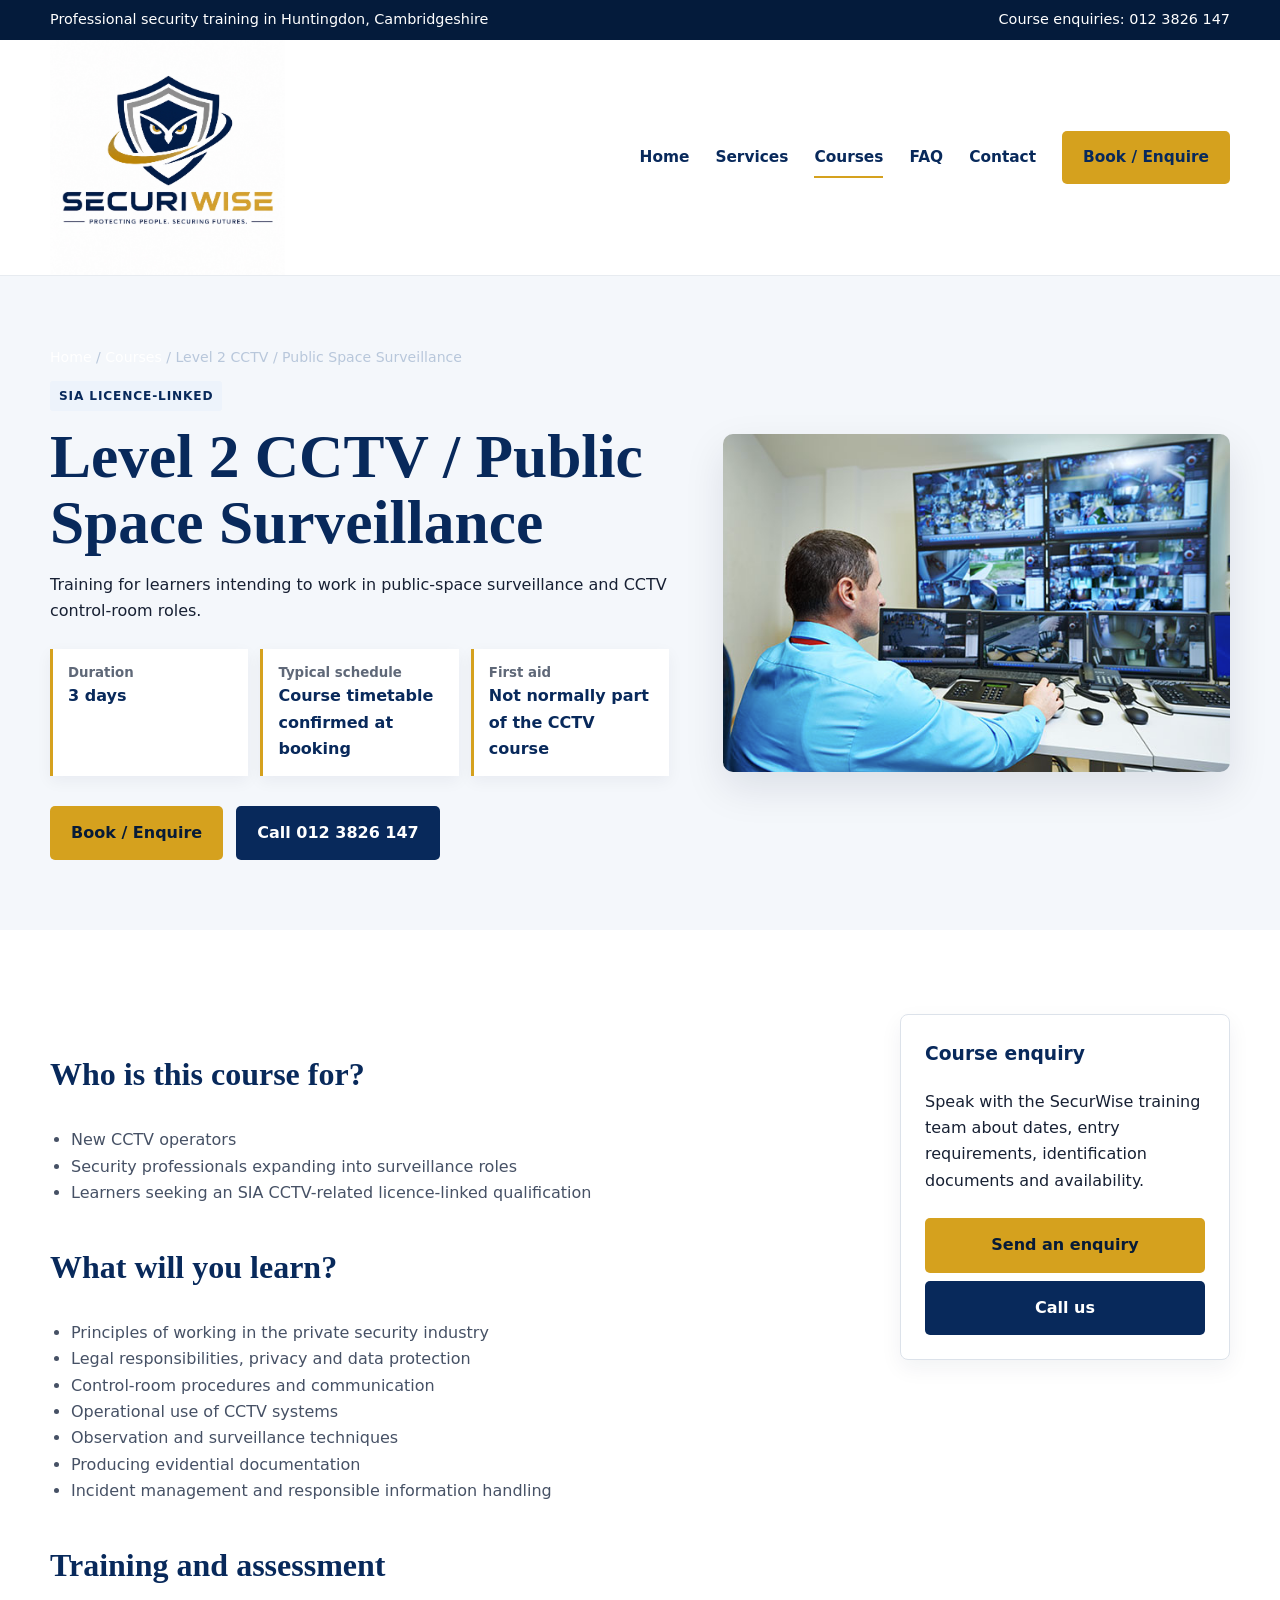
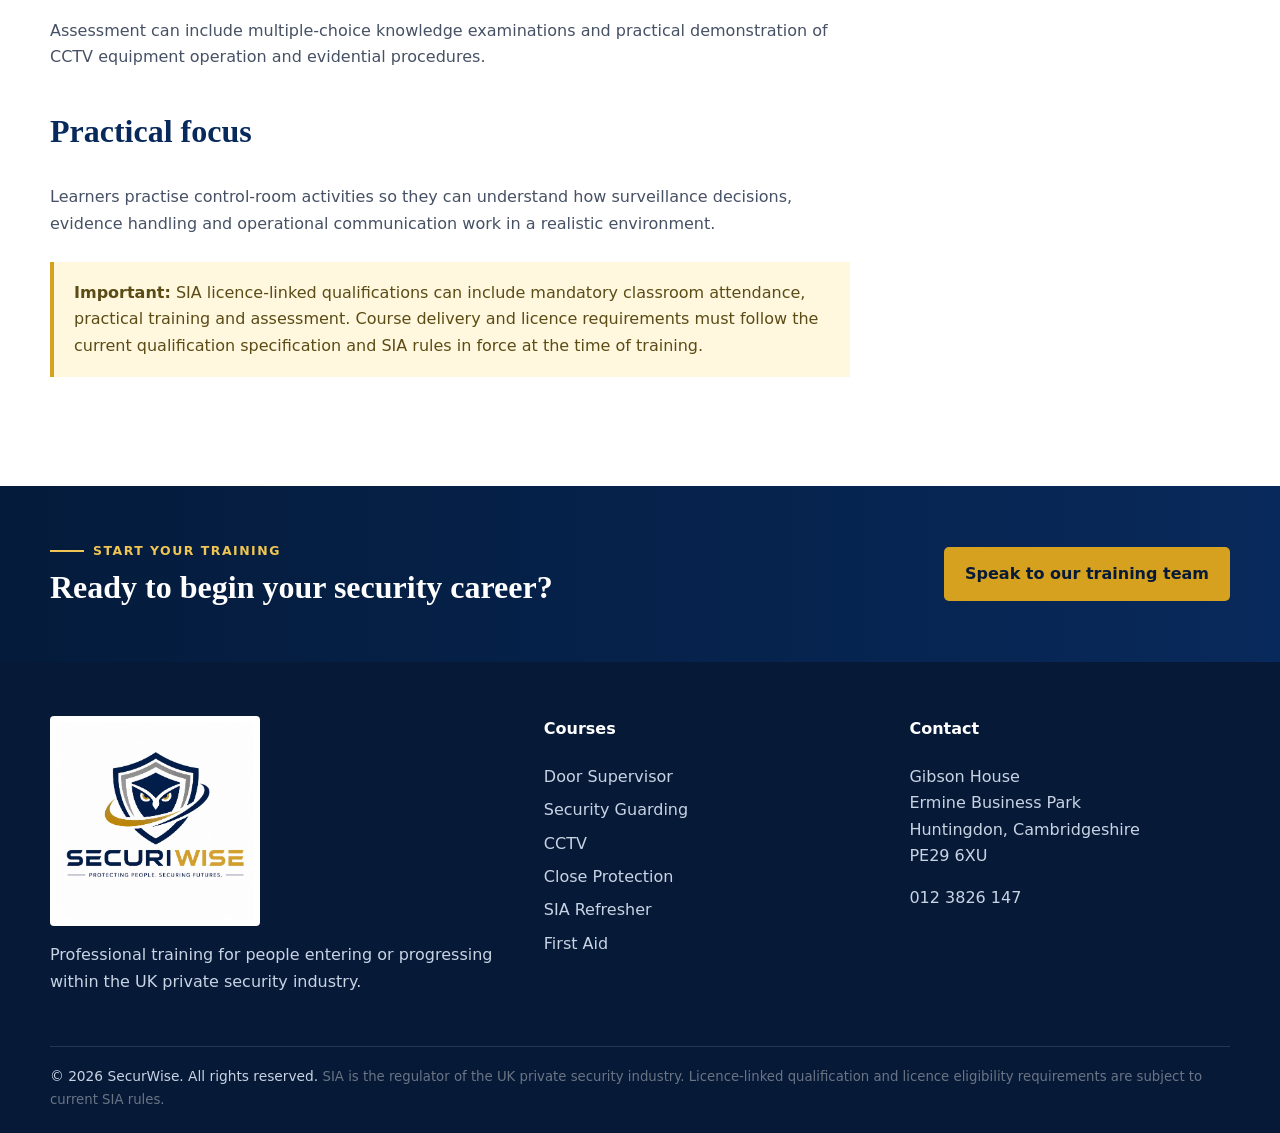
<file: courses/cctv/index.html>
<!doctype html>
<html lang="en">
<head>
<meta charset="utf-8"><meta name="viewport" content="width=device-width,initial-scale=1">
<title>Level 2 CCTV Training | SecurWise</title>
<meta name="description" content="CCTV and Public Space Surveillance training with SecurWise.">
<link rel="icon" type="image/png" href="/assets/images/favicon.png">
<link rel="stylesheet" href="/assets/css/style.css">
</head><body>
<div class="topbar"><div class="container"><span>Professional security training in Huntingdon, Cambridgeshire</span><a href="tel:0123826147">Course enquiries: 012 3826 147</a></div></div>
<header class="site-header"><div class="container header-inner">
<a class="brand" href="/"><img src="/assets/images/logo.jpeg" alt="SecurWise"></a>
<button class="menu-btn" aria-label="Open navigation">☰</button>
<nav class="nav"><a class="" href="/">Home</a><a class="" href="/services/">Services</a><a class="active" href="/courses/">Courses</a><a class="" href="/faq/">FAQ</a><a class="" href="/contact/">Contact</a><a class="nav-cta" href="/contact/">Book / Enquire</a></nav>
</div></header>
<main>
<section class="course-hero"><div class="container split">
<div><div class="breadcrumb"><a href="/">Home</a> / <a href="/courses/">Courses</a> / Level 2 CCTV / Public Space Surveillance</div><span class="tag">SIA licence-linked</span><h1>Level 2 CCTV / Public Space Surveillance</h1><p>Training for learners intending to work in public-space surveillance and CCTV control-room roles.</p>
<div class="course-facts"><div class="fact"><small>Duration</small><strong>3 days</strong></div><div class="fact"><small>Typical schedule</small><strong>Course timetable confirmed at booking</strong></div><div class="fact"><small>First aid</small><strong>Not normally part of the CCTV course</strong></div></div>
<div class="actions"><a class="btn btn-gold" href="/contact/">Book / Enquire</a><a class="btn btn-navy" href="tel:0123826147">Call 012 3826 147</a></div></div>
<img src="/assets/images/cctv.png" alt="Level 2 CCTV / Public Space Surveillance">
</div></section>
<section class="section"><div class="container content-layout">
<article class="prose">
<h2>Who is this course for?</h2><ul><li>New CCTV operators</li><li>Security professionals expanding into surveillance roles</li><li>Learners seeking an SIA CCTV-related licence-linked qualification</li></ul>
<h2>What will you learn?</h2><ul><li>Principles of working in the private security industry</li><li>Legal responsibilities, privacy and data protection</li><li>Control-room procedures and communication</li><li>Operational use of CCTV systems</li><li>Observation and surveillance techniques</li><li>Producing evidential documentation</li><li>Incident management and responsible information handling</li></ul>
<h2>Training and assessment</h2><p>Assessment can include multiple-choice knowledge examinations and practical demonstration of CCTV equipment operation and evidential procedures.</p>
<h2>Practical focus</h2><p>Learners practise control-room activities so they can understand how surveillance decisions, evidence handling and operational communication work in a realistic environment.</p>
<div class="notice"><strong>Important:</strong> SIA licence-linked qualifications can include mandatory classroom attendance, practical training and assessment. Course delivery and licence requirements must follow the current qualification specification and SIA rules in force at the time of training.</div>
</article>
<aside class="sidebar"><div class="sidebar-box"><h3>Course enquiry</h3><p>Speak with the SecurWise training team about dates, entry requirements, identification documents and availability.</p><a class="btn btn-gold" href="/contact/">Send an enquiry</a><a class="btn btn-navy" href="tel:02089650955">Call us</a></div></aside>
</div></section>
</main>
<section class="cta-band"><div class="container"><div><div class="eyebrow">Start your training</div><h2>Ready to begin your security career?</h2></div><a class="btn btn-gold" href="/contact/">Speak to our training team</a></div></section>
<footer class="footer"><div class="container">
<div class="footer-grid">
<div><img src="/assets/images/logo.jpeg" alt="SecurWise"><p>Professional training for people entering or progressing within the UK private security industry.</p></div>
<div><h4>Courses</h4><a href="/courses/door-supervisor/">Door Supervisor</a><a href="/courses/security-guarding/">Security Guarding</a><a href="/courses/cctv/">CCTV</a><a href="/courses/close-protection/">Close Protection</a><a href="/courses/refresher/">SIA Refresher</a><a href="/courses/first-aid/">First Aid</a></div>
<div><h4>Contact</h4><p>Gibson House<br>Ermine Business Park<br>Huntingdon, Cambridgeshire<br>PE29 6XU</p><a href="tel:0123826147">012 3826 147</a></div>
</div>
<div class="footer-bottom">© <span data-year></span> SecurWise. All rights reserved. <span class="small-print">SIA is the regulator of the UK private security industry. Licence-linked qualification and licence eligibility requirements are subject to current SIA rules.</span></div>
</div></footer>
<script src="/assets/js/script.js"></script></body></html>
</file>
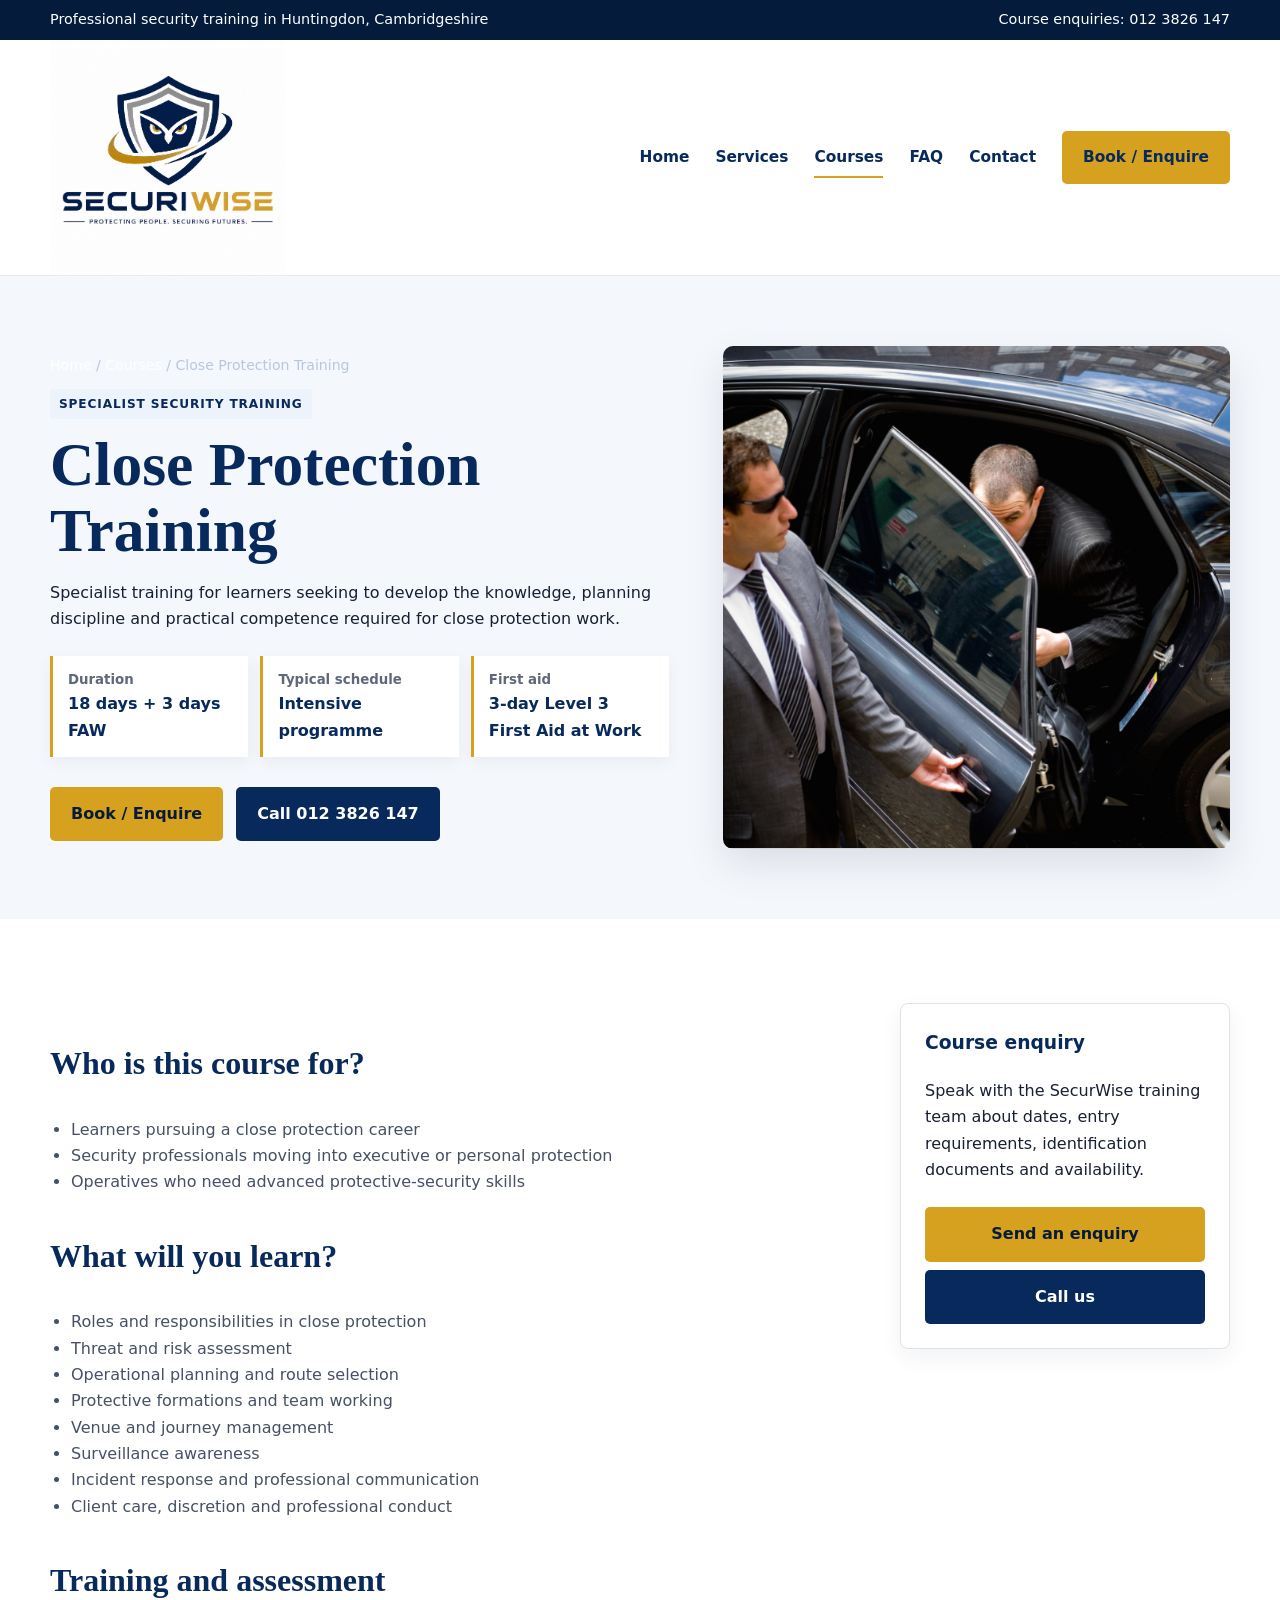
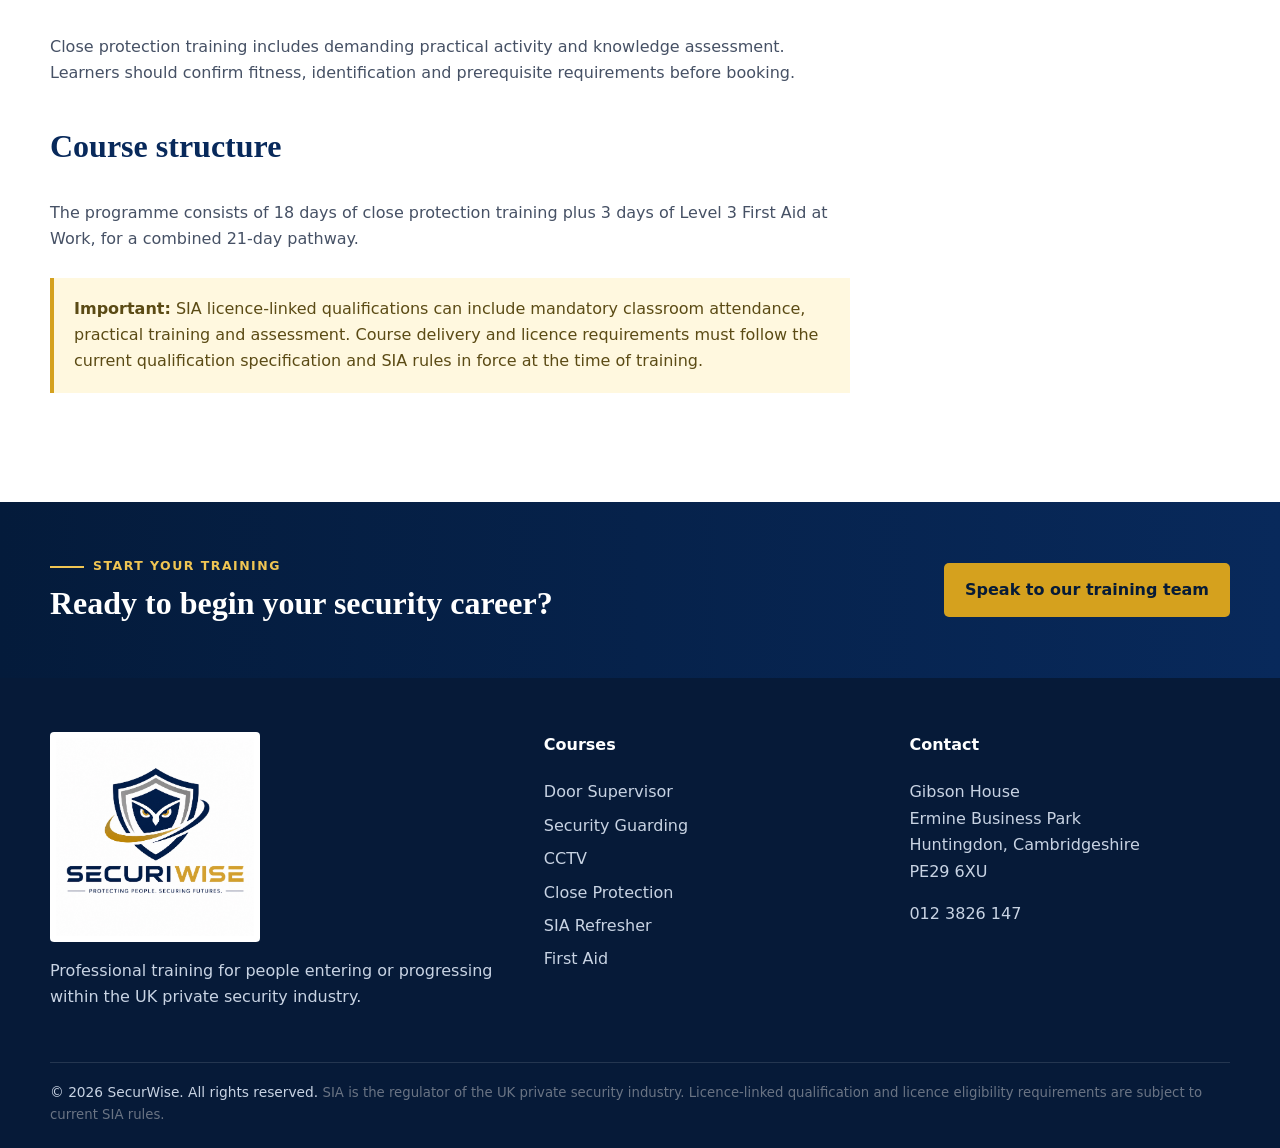
<file: courses/close-protection/index.html>
<!doctype html>
<html lang="en">
<head>
<meta charset="utf-8"><meta name="viewport" content="width=device-width,initial-scale=1">
<title>Close Protection Training | SecurWise</title>
<meta name="description" content="Close Protection training with SecurWise.">
<link rel="icon" type="image/png" href="/assets/images/favicon.png">
<link rel="stylesheet" href="/assets/css/style.css">
</head><body>
<div class="topbar"><div class="container"><span>Professional security training in Huntingdon, Cambridgeshire</span><a href="tel:0123826147">Course enquiries: 012 3826 147</a></div></div>
<header class="site-header"><div class="container header-inner">
<a class="brand" href="/"><img src="/assets/images/logo.jpeg" alt="SecurWise"></a>
<button class="menu-btn" aria-label="Open navigation">☰</button>
<nav class="nav"><a class="" href="/">Home</a><a class="" href="/services/">Services</a><a class="active" href="/courses/">Courses</a><a class="" href="/faq/">FAQ</a><a class="" href="/contact/">Contact</a><a class="nav-cta" href="/contact/">Book / Enquire</a></nav>
</div></header>
<main>
<section class="course-hero"><div class="container split">
<div><div class="breadcrumb"><a href="/">Home</a> / <a href="/courses/">Courses</a> / Close Protection Training</div><span class="tag">Specialist security training</span><h1>Close Protection Training</h1><p>Specialist training for learners seeking to develop the knowledge, planning discipline and practical competence required for close protection work.</p>
<div class="course-facts"><div class="fact"><small>Duration</small><strong>18 days + 3 days FAW</strong></div><div class="fact"><small>Typical schedule</small><strong>Intensive programme</strong></div><div class="fact"><small>First aid</small><strong>3-day Level 3 First Aid at Work</strong></div></div>
<div class="actions"><a class="btn btn-gold" href="/contact/">Book / Enquire</a><a class="btn btn-navy" href="tel:0123826147">Call 012 3826 147</a></div></div>
<img src="/assets/images/close-protection.png" alt="Close Protection Training">
</div></section>
<section class="section"><div class="container content-layout">
<article class="prose">
<h2>Who is this course for?</h2><ul><li>Learners pursuing a close protection career</li><li>Security professionals moving into executive or personal protection</li><li>Operatives who need advanced protective-security skills</li></ul>
<h2>What will you learn?</h2><ul><li>Roles and responsibilities in close protection</li><li>Threat and risk assessment</li><li>Operational planning and route selection</li><li>Protective formations and team working</li><li>Venue and journey management</li><li>Surveillance awareness</li><li>Incident response and professional communication</li><li>Client care, discretion and professional conduct</li></ul>
<h2>Training and assessment</h2><p>Close protection training includes demanding practical activity and knowledge assessment. Learners should confirm fitness, identification and prerequisite requirements before booking.</p>
<h2>Course structure</h2><p>The programme consists of 18 days of close protection training plus 3 days of Level 3 First Aid at Work, for a combined 21-day pathway.</p>
<div class="notice"><strong>Important:</strong> SIA licence-linked qualifications can include mandatory classroom attendance, practical training and assessment. Course delivery and licence requirements must follow the current qualification specification and SIA rules in force at the time of training.</div>
</article>
<aside class="sidebar"><div class="sidebar-box"><h3>Course enquiry</h3><p>Speak with the SecurWise training team about dates, entry requirements, identification documents and availability.</p><a class="btn btn-gold" href="/contact/">Send an enquiry</a><a class="btn btn-navy" href="tel:02089650955">Call us</a></div></aside>
</div></section>
</main>
<section class="cta-band"><div class="container"><div><div class="eyebrow">Start your training</div><h2>Ready to begin your security career?</h2></div><a class="btn btn-gold" href="/contact/">Speak to our training team</a></div></section>
<footer class="footer"><div class="container">
<div class="footer-grid">
<div><img src="/assets/images/logo.jpeg" alt="SecurWise"><p>Professional training for people entering or progressing within the UK private security industry.</p></div>
<div><h4>Courses</h4><a href="/courses/door-supervisor/">Door Supervisor</a><a href="/courses/security-guarding/">Security Guarding</a><a href="/courses/cctv/">CCTV</a><a href="/courses/close-protection/">Close Protection</a><a href="/courses/refresher/">SIA Refresher</a><a href="/courses/first-aid/">First Aid</a></div>
<div><h4>Contact</h4><p>Gibson House<br>Ermine Business Park<br>Huntingdon, Cambridgeshire<br>PE29 6XU</p><a href="tel:0123826147">012 3826 147</a></div>
</div>
<div class="footer-bottom">© <span data-year></span> SecurWise. All rights reserved. <span class="small-print">SIA is the regulator of the UK private security industry. Licence-linked qualification and licence eligibility requirements are subject to current SIA rules.</span></div>
</div></footer>
<script src="/assets/js/script.js"></script></body></html>
</file>
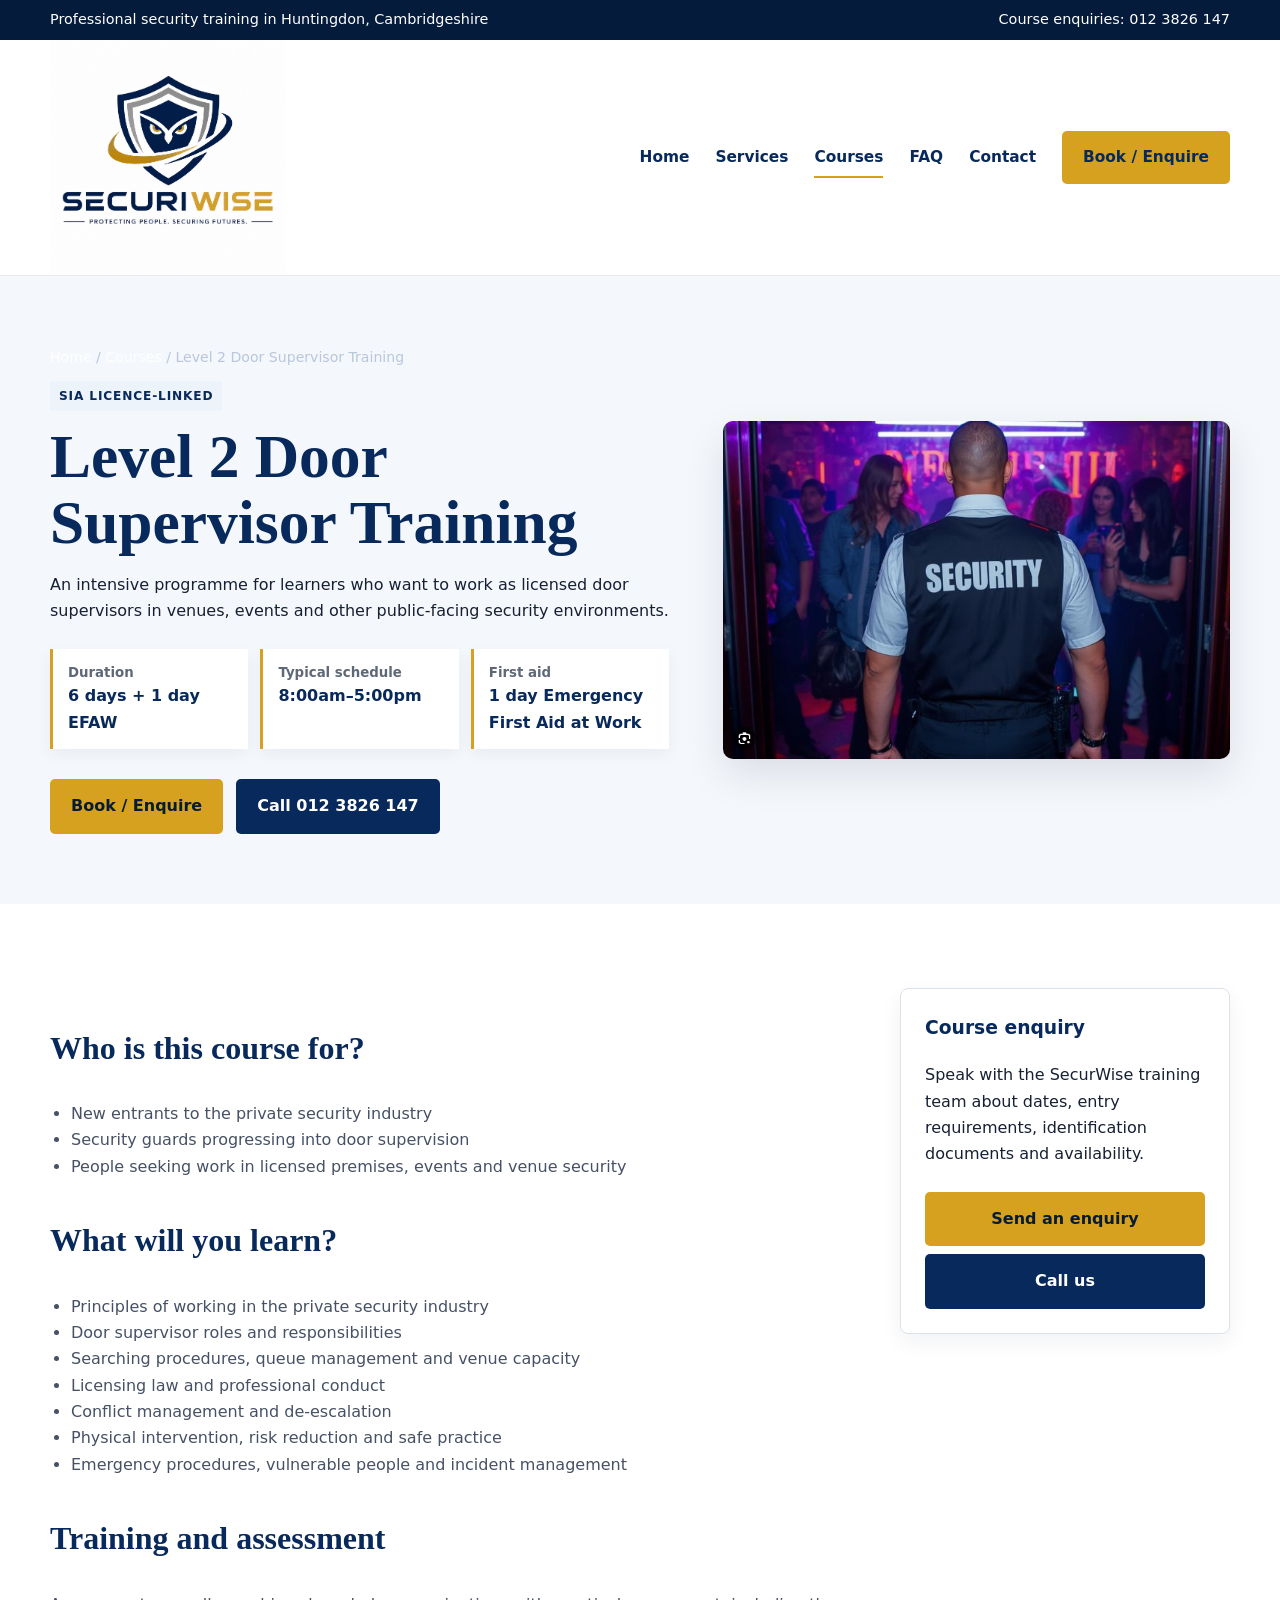
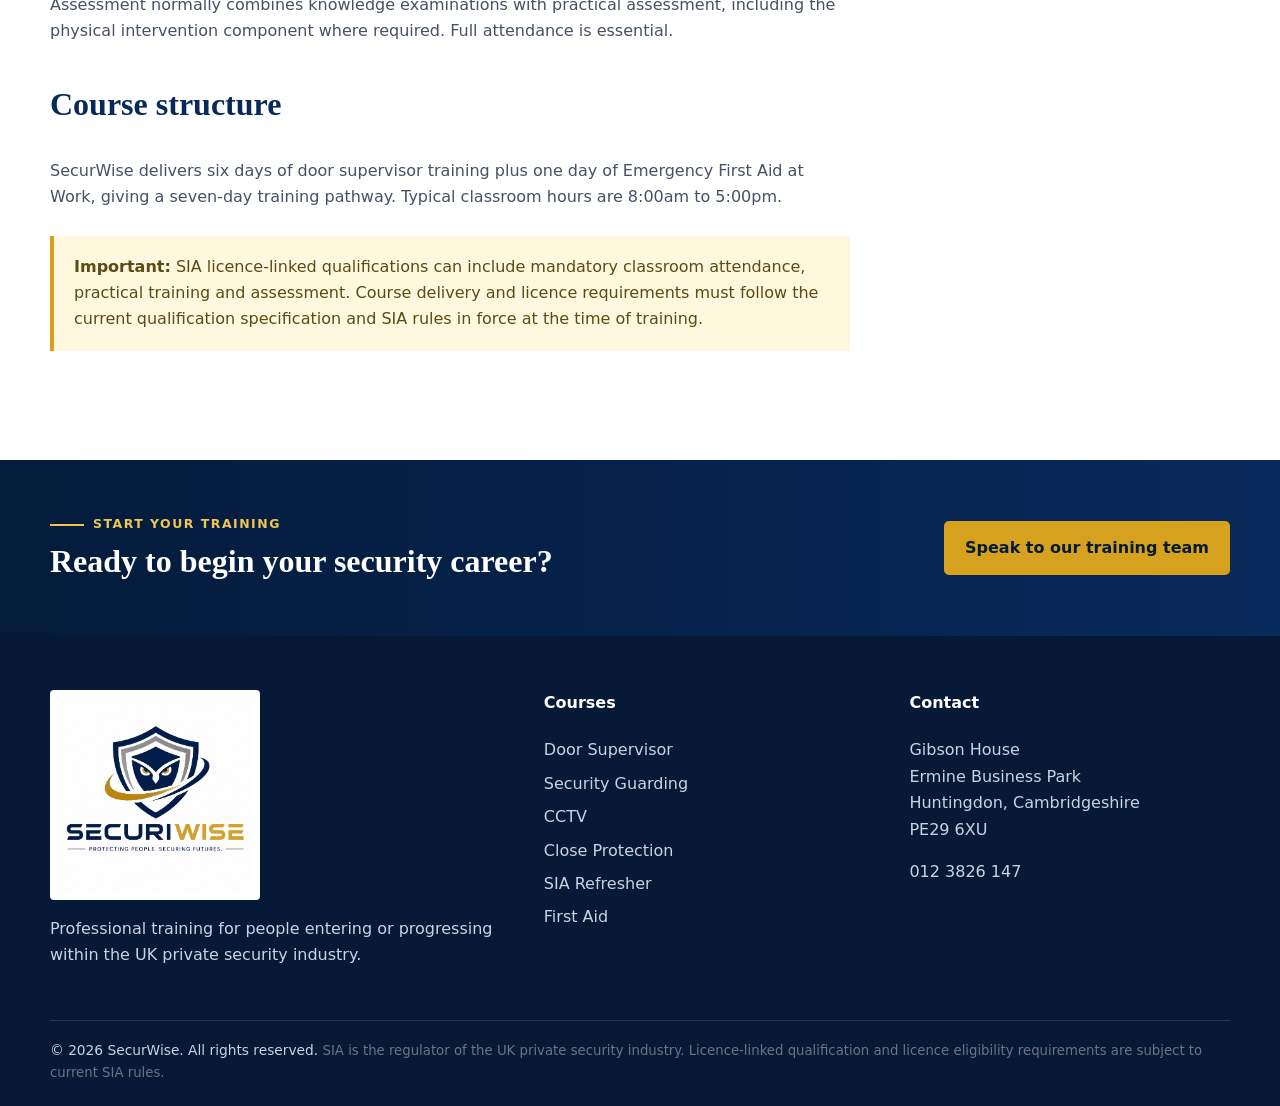
<file: courses/door-supervisor/index.html>
<!doctype html>
<html lang="en">
<head>
<meta charset="utf-8"><meta name="viewport" content="width=device-width,initial-scale=1">
<title>Level 2 Door Supervisor Course | SecurWise</title>
<meta name="description" content="Door Supervisor security training with SecurWise.">
<link rel="icon" type="image/png" href="/assets/images/favicon.png">
<link rel="stylesheet" href="/assets/css/style.css">
</head><body>
<div class="topbar"><div class="container"><span>Professional security training in Huntingdon, Cambridgeshire</span><a href="tel:0123826147">Course enquiries: 012 3826 147</a></div></div>
<header class="site-header"><div class="container header-inner">
<a class="brand" href="/"><img src="/assets/images/logo.jpeg" alt="SecurWise"></a>
<button class="menu-btn" aria-label="Open navigation">☰</button>
<nav class="nav"><a class="" href="/">Home</a><a class="" href="/services/">Services</a><a class="active" href="/courses/">Courses</a><a class="" href="/faq/">FAQ</a><a class="" href="/contact/">Contact</a><a class="nav-cta" href="/contact/">Book / Enquire</a></nav>
</div></header>
<main>
<section class="course-hero"><div class="container split">
<div><div class="breadcrumb"><a href="/">Home</a> / <a href="/courses/">Courses</a> / Level 2 Door Supervisor Training</div><span class="tag">SIA licence-linked</span><h1>Level 2 Door Supervisor Training</h1><p>An intensive programme for learners who want to work as licensed door supervisors in venues, events and other public-facing security environments.</p>
<div class="course-facts"><div class="fact"><small>Duration</small><strong>6 days + 1 day EFAW</strong></div><div class="fact"><small>Typical schedule</small><strong>8:00am–5:00pm</strong></div><div class="fact"><small>First aid</small><strong>1 day Emergency First Aid at Work</strong></div></div>
<div class="actions"><a class="btn btn-gold" href="/contact/">Book / Enquire</a><a class="btn btn-navy" href="tel:0123826147">Call 012 3826 147</a></div></div>
<img src="/assets/images/door-supervisor.png" alt="Level 2 Door Supervisor Training">
</div></section>
<section class="section"><div class="container content-layout">
<article class="prose">
<h2>Who is this course for?</h2><ul><li>New entrants to the private security industry</li><li>Security guards progressing into door supervision</li><li>People seeking work in licensed premises, events and venue security</li></ul>
<h2>What will you learn?</h2><ul><li>Principles of working in the private security industry</li><li>Door supervisor roles and responsibilities</li><li>Searching procedures, queue management and venue capacity</li><li>Licensing law and professional conduct</li><li>Conflict management and de-escalation</li><li>Physical intervention, risk reduction and safe practice</li><li>Emergency procedures, vulnerable people and incident management</li></ul>
<h2>Training and assessment</h2><p>Assessment normally combines knowledge examinations with practical assessment, including the physical intervention component where required. Full attendance is essential.</p>
<h2>Course structure</h2><p>SecurWise delivers six days of door supervisor training plus one day of Emergency First Aid at Work, giving a seven-day training pathway. Typical classroom hours are 8:00am to 5:00pm.</p>
<div class="notice"><strong>Important:</strong> SIA licence-linked qualifications can include mandatory classroom attendance, practical training and assessment. Course delivery and licence requirements must follow the current qualification specification and SIA rules in force at the time of training.</div>
</article>
<aside class="sidebar"><div class="sidebar-box"><h3>Course enquiry</h3><p>Speak with the SecurWise training team about dates, entry requirements, identification documents and availability.</p><a class="btn btn-gold" href="/contact/">Send an enquiry</a><a class="btn btn-navy" href="tel:02089650955">Call us</a></div></aside>
</div></section>
</main>
<section class="cta-band"><div class="container"><div><div class="eyebrow">Start your training</div><h2>Ready to begin your security career?</h2></div><a class="btn btn-gold" href="/contact/">Speak to our training team</a></div></section>
<footer class="footer"><div class="container">
<div class="footer-grid">
<div><img src="/assets/images/logo.jpeg" alt="SecurWise"><p>Professional training for people entering or progressing within the UK private security industry.</p></div>
<div><h4>Courses</h4><a href="/courses/door-supervisor/">Door Supervisor</a><a href="/courses/security-guarding/">Security Guarding</a><a href="/courses/cctv/">CCTV</a><a href="/courses/close-protection/">Close Protection</a><a href="/courses/refresher/">SIA Refresher</a><a href="/courses/first-aid/">First Aid</a></div>
<div><h4>Contact</h4><p>Gibson House<br>Ermine Business Park<br>Huntingdon, Cambridgeshire<br>PE29 6XU</p><a href="tel:0123826147">012 3826 147</a></div>
</div>
<div class="footer-bottom">© <span data-year></span> SecurWise. All rights reserved. <span class="small-print">SIA is the regulator of the UK private security industry. Licence-linked qualification and licence eligibility requirements are subject to current SIA rules.</span></div>
</div></footer>
<script src="/assets/js/script.js"></script></body></html>
</file>
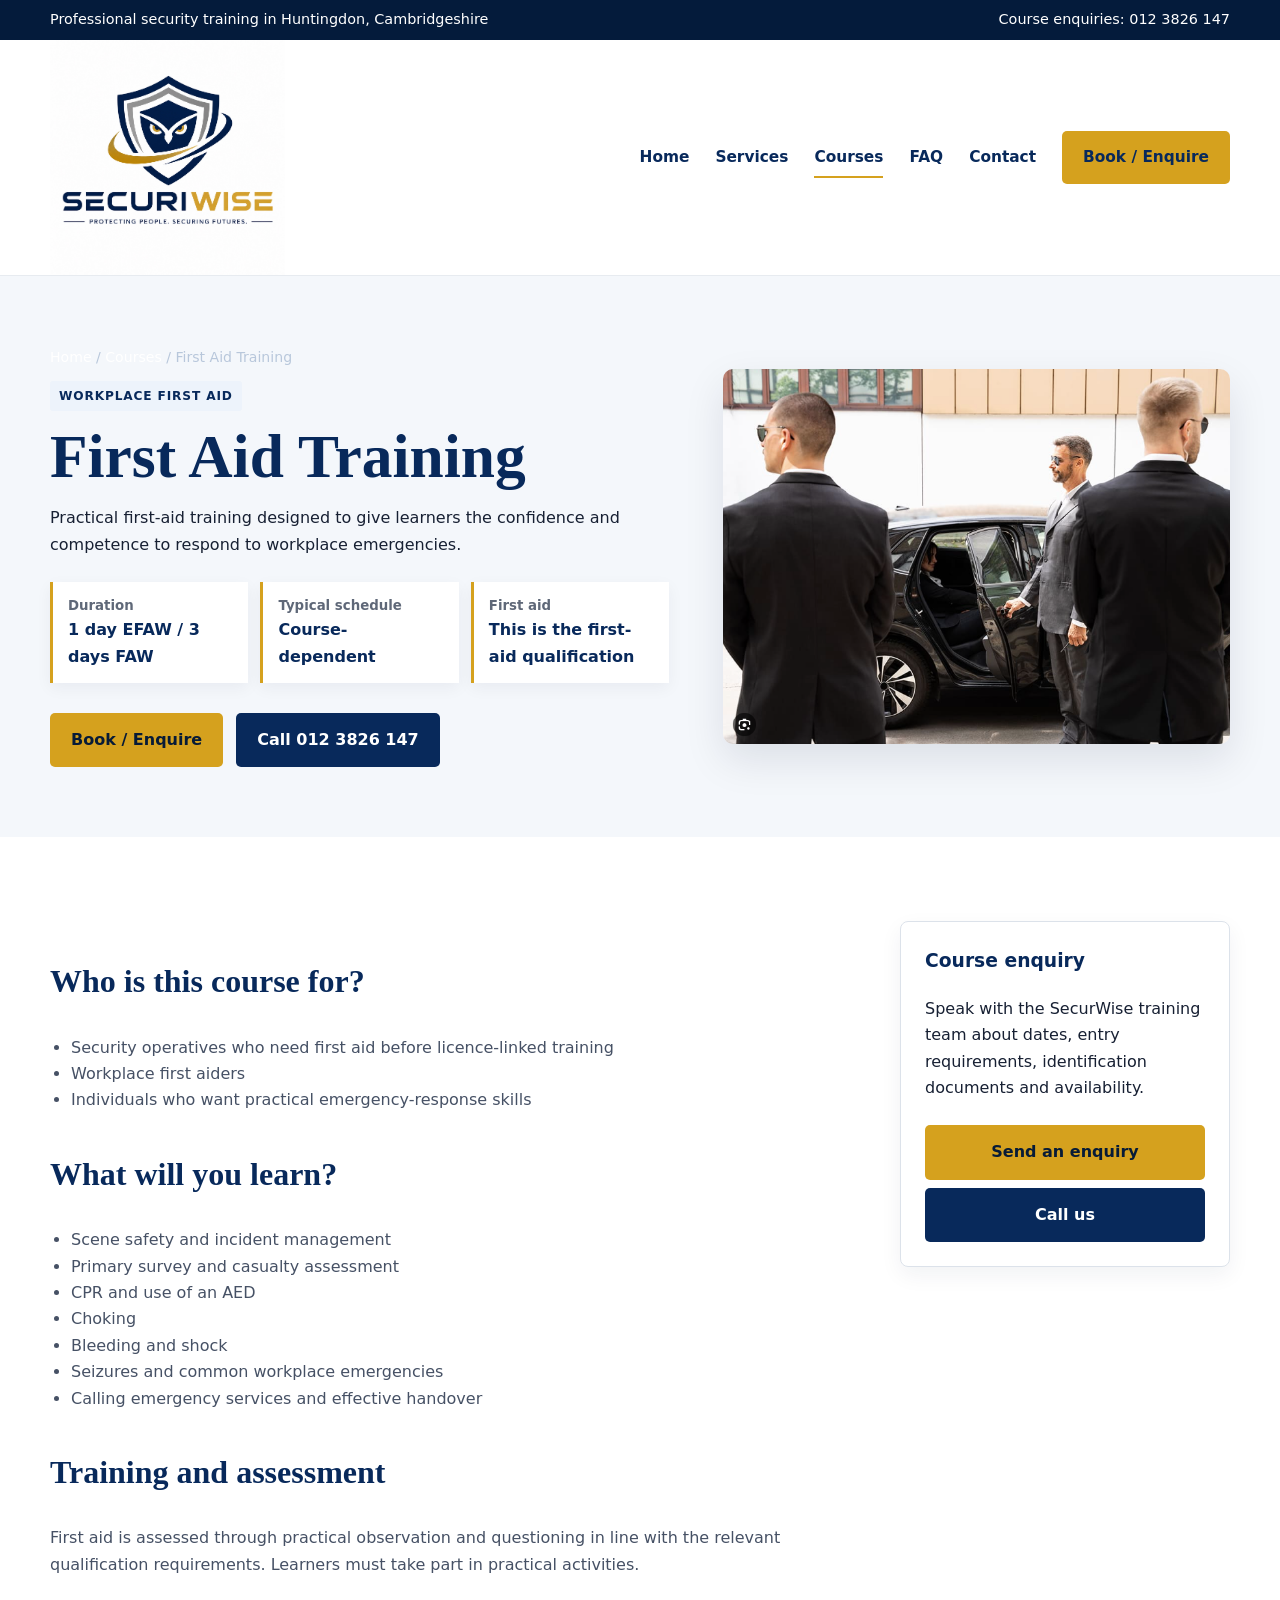
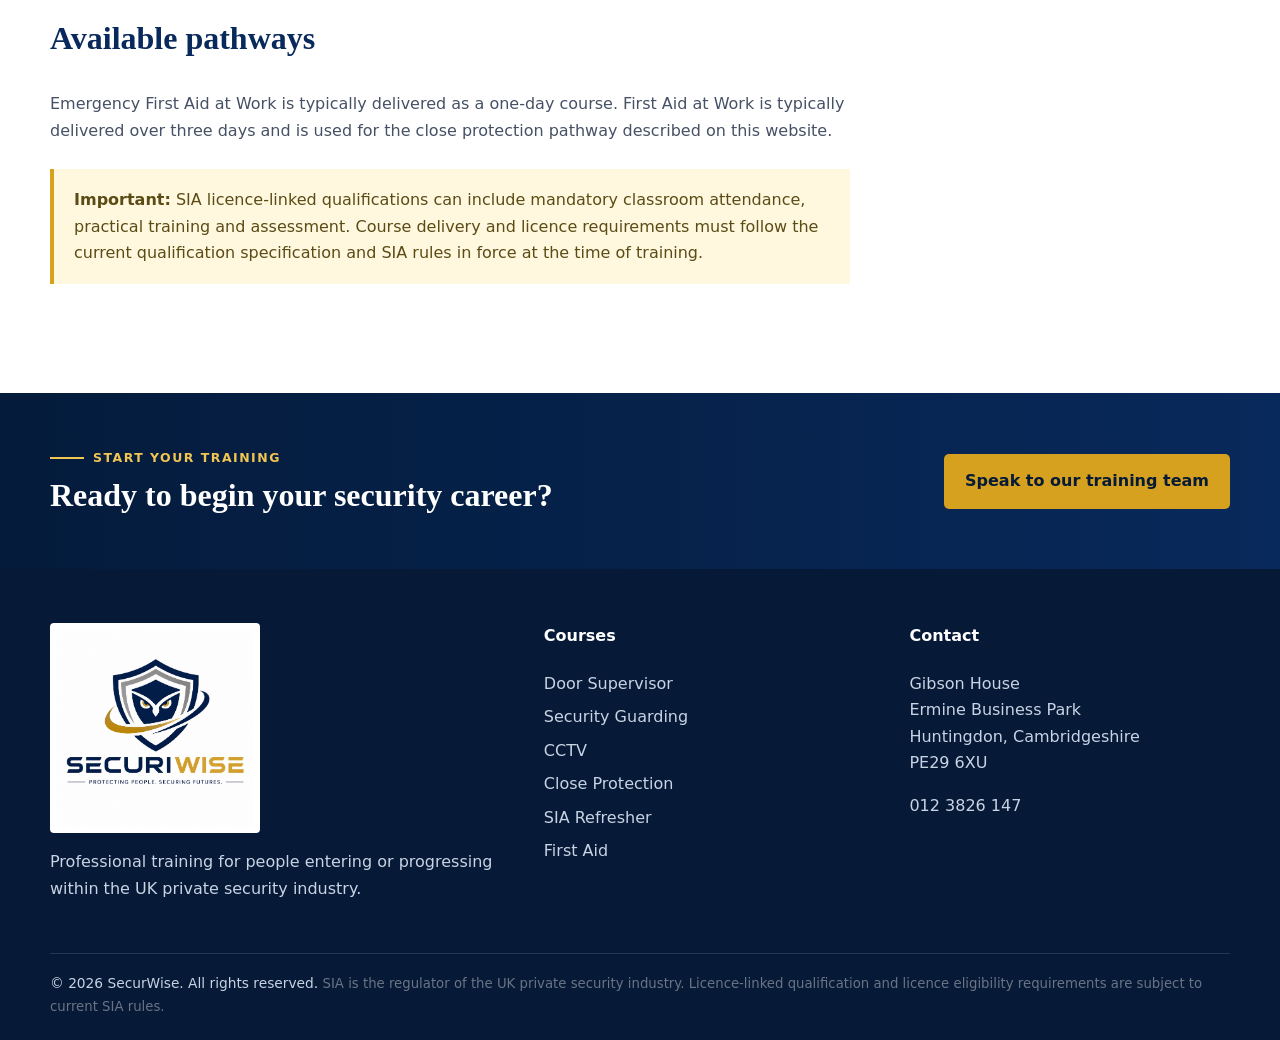
<file: courses/first-aid/index.html>
<!doctype html>
<html lang="en">
<head>
<meta charset="utf-8"><meta name="viewport" content="width=device-width,initial-scale=1">
<title>First Aid Training | SecurWise</title>
<meta name="description" content="Emergency First Aid at Work and First Aid at Work training with SecurWise.">
<link rel="icon" type="image/png" href="/assets/images/favicon.png">
<link rel="stylesheet" href="/assets/css/style.css">
</head><body>
<div class="topbar"><div class="container"><span>Professional security training in Huntingdon, Cambridgeshire</span><a href="tel:0123826147">Course enquiries: 012 3826 147</a></div></div>
<header class="site-header"><div class="container header-inner">
<a class="brand" href="/"><img src="/assets/images/logo.jpeg" alt="SecurWise"></a>
<button class="menu-btn" aria-label="Open navigation">☰</button>
<nav class="nav"><a class="" href="/">Home</a><a class="" href="/services/">Services</a><a class="active" href="/courses/">Courses</a><a class="" href="/faq/">FAQ</a><a class="" href="/contact/">Contact</a><a class="nav-cta" href="/contact/">Book / Enquire</a></nav>
</div></header>
<main>
<section class="course-hero"><div class="container split">
<div><div class="breadcrumb"><a href="/">Home</a> / <a href="/courses/">Courses</a> / First Aid Training</div><span class="tag">Workplace first aid</span><h1>First Aid Training</h1><p>Practical first-aid training designed to give learners the confidence and competence to respond to workplace emergencies.</p>
<div class="course-facts"><div class="fact"><small>Duration</small><strong>1 day EFAW / 3 days FAW</strong></div><div class="fact"><small>Typical schedule</small><strong>Course-dependent</strong></div><div class="fact"><small>First aid</small><strong>This is the first-aid qualification</strong></div></div>
<div class="actions"><a class="btn btn-gold" href="/contact/">Book / Enquire</a><a class="btn btn-navy" href="tel:0123826147">Call 012 3826 147</a></div></div>
<img src="/assets/images/executive-protection.png" alt="First Aid Training">
</div></section>
<section class="section"><div class="container content-layout">
<article class="prose">
<h2>Who is this course for?</h2><ul><li>Security operatives who need first aid before licence-linked training</li><li>Workplace first aiders</li><li>Individuals who want practical emergency-response skills</li></ul>
<h2>What will you learn?</h2><ul><li>Scene safety and incident management</li><li>Primary survey and casualty assessment</li><li>CPR and use of an AED</li><li>Choking</li><li>Bleeding and shock</li><li>Seizures and common workplace emergencies</li><li>Calling emergency services and effective handover</li></ul>
<h2>Training and assessment</h2><p>First aid is assessed through practical observation and questioning in line with the relevant qualification requirements. Learners must take part in practical activities.</p>
<h2>Available pathways</h2><p>Emergency First Aid at Work is typically delivered as a one-day course. First Aid at Work is typically delivered over three days and is used for the close protection pathway described on this website.</p>
<div class="notice"><strong>Important:</strong> SIA licence-linked qualifications can include mandatory classroom attendance, practical training and assessment. Course delivery and licence requirements must follow the current qualification specification and SIA rules in force at the time of training.</div>
</article>
<aside class="sidebar"><div class="sidebar-box"><h3>Course enquiry</h3><p>Speak with the SecurWise training team about dates, entry requirements, identification documents and availability.</p><a class="btn btn-gold" href="/contact/">Send an enquiry</a><a class="btn btn-navy" href="tel:02089650955">Call us</a></div></aside>
</div></section>
</main>
<section class="cta-band"><div class="container"><div><div class="eyebrow">Start your training</div><h2>Ready to begin your security career?</h2></div><a class="btn btn-gold" href="/contact/">Speak to our training team</a></div></section>
<footer class="footer"><div class="container">
<div class="footer-grid">
<div><img src="/assets/images/logo.jpeg" alt="SecurWise"><p>Professional training for people entering or progressing within the UK private security industry.</p></div>
<div><h4>Courses</h4><a href="/courses/door-supervisor/">Door Supervisor</a><a href="/courses/security-guarding/">Security Guarding</a><a href="/courses/cctv/">CCTV</a><a href="/courses/close-protection/">Close Protection</a><a href="/courses/refresher/">SIA Refresher</a><a href="/courses/first-aid/">First Aid</a></div>
<div><h4>Contact</h4><p>Gibson House<br>Ermine Business Park<br>Huntingdon, Cambridgeshire<br>PE29 6XU</p><a href="tel:0123826147">012 3826 147</a></div>
</div>
<div class="footer-bottom">© <span data-year></span> SecurWise. All rights reserved. <span class="small-print">SIA is the regulator of the UK private security industry. Licence-linked qualification and licence eligibility requirements are subject to current SIA rules.</span></div>
</div></footer>
<script src="/assets/js/script.js"></script></body></html>
</file>
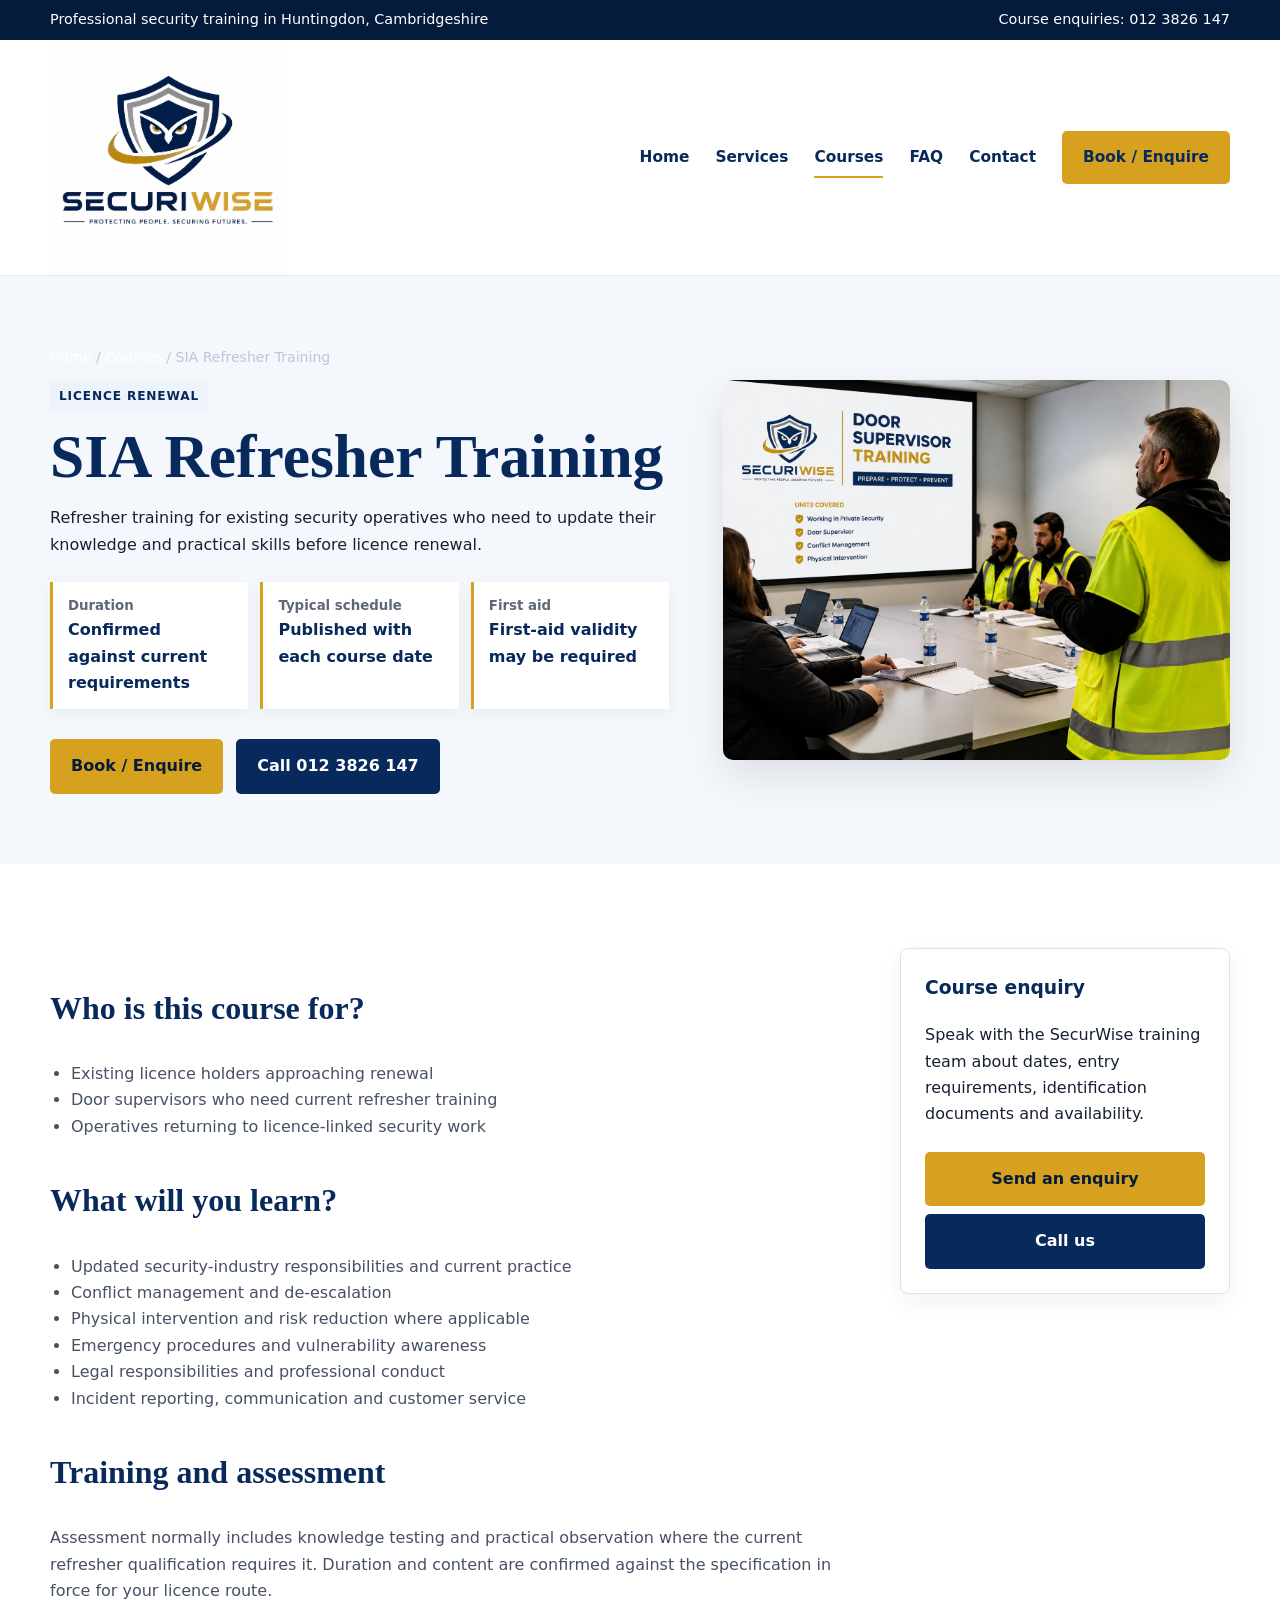
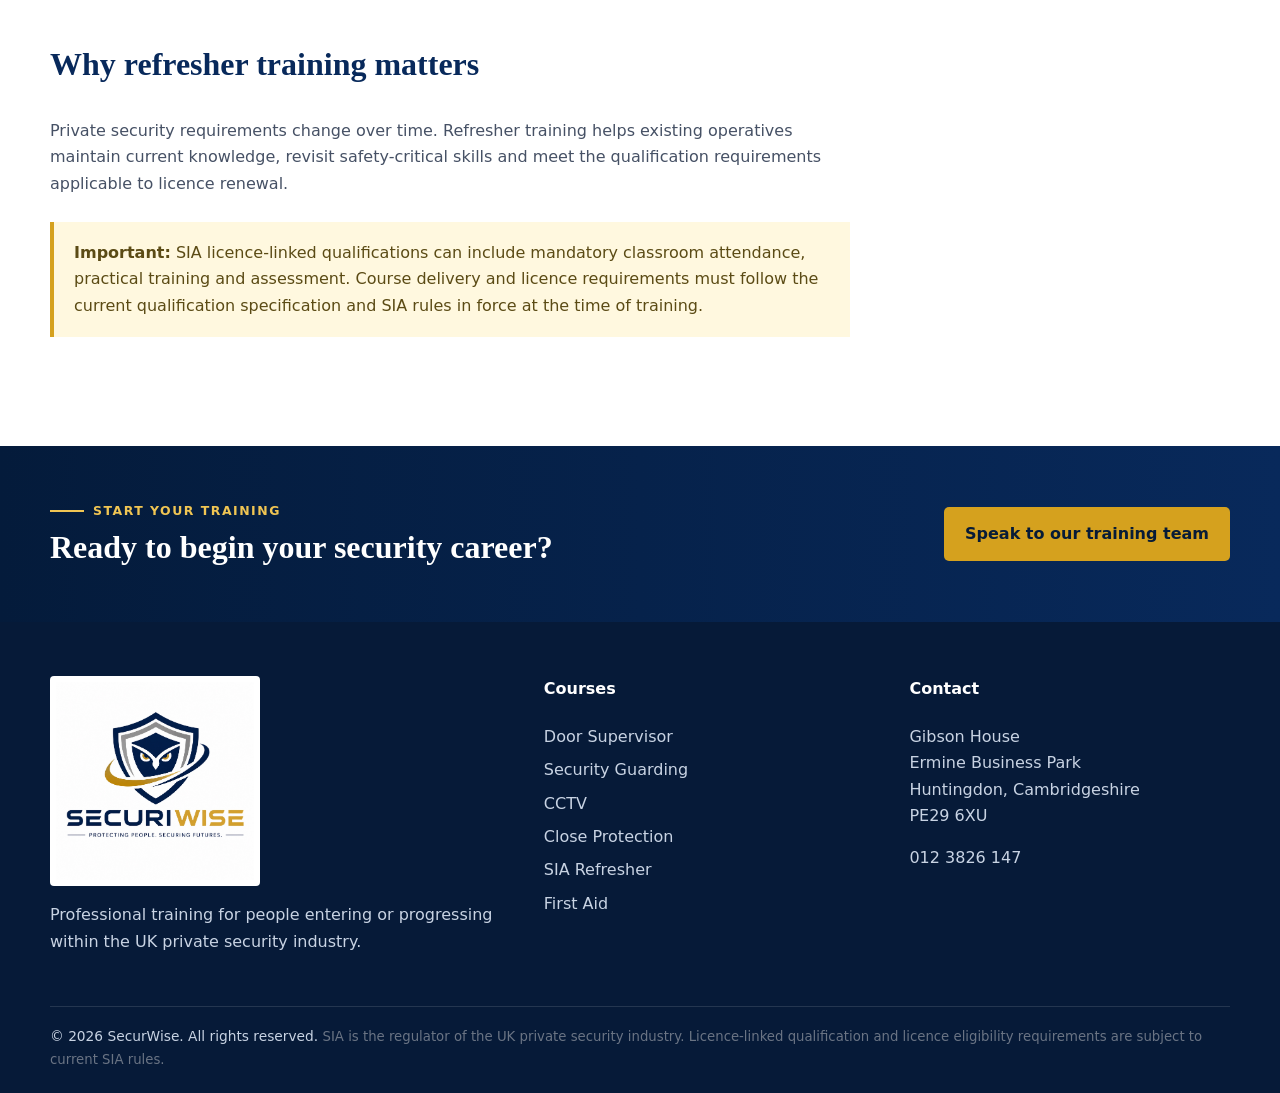
<file: courses/refresher/index.html>
<!doctype html>
<html lang="en">
<head>
<meta charset="utf-8"><meta name="viewport" content="width=device-width,initial-scale=1">
<title>SIA Refresher Course | SecurWise</title>
<meta name="description" content="SIA refresher training for licence renewal with SecurWise.">
<link rel="icon" type="image/png" href="/assets/images/favicon.png">
<link rel="stylesheet" href="/assets/css/style.css">
</head><body>
<div class="topbar"><div class="container"><span>Professional security training in Huntingdon, Cambridgeshire</span><a href="tel:0123826147">Course enquiries: 012 3826 147</a></div></div>
<header class="site-header"><div class="container header-inner">
<a class="brand" href="/"><img src="/assets/images/logo.jpeg" alt="SecurWise"></a>
<button class="menu-btn" aria-label="Open navigation">☰</button>
<nav class="nav"><a class="" href="/">Home</a><a class="" href="/services/">Services</a><a class="active" href="/courses/">Courses</a><a class="" href="/faq/">FAQ</a><a class="" href="/contact/">Contact</a><a class="nav-cta" href="/contact/">Book / Enquire</a></nav>
</div></header>
<main>
<section class="course-hero"><div class="container split">
<div><div class="breadcrumb"><a href="/">Home</a> / <a href="/courses/">Courses</a> / SIA Refresher Training</div><span class="tag">Licence renewal</span><h1>SIA Refresher Training</h1><p>Refresher training for existing security operatives who need to update their knowledge and practical skills before licence renewal.</p>
<div class="course-facts"><div class="fact"><small>Duration</small><strong>Confirmed against current requirements</strong></div><div class="fact"><small>Typical schedule</small><strong>Published with each course date</strong></div><div class="fact"><small>First aid</small><strong>First-aid validity may be required</strong></div></div>
<div class="actions"><a class="btn btn-gold" href="/contact/">Book / Enquire</a><a class="btn btn-navy" href="tel:0123826147">Call 012 3826 147</a></div></div>
<img src="/assets/images/hero-training.jpeg" alt="SIA Refresher Training">
</div></section>
<section class="section"><div class="container content-layout">
<article class="prose">
<h2>Who is this course for?</h2><ul><li>Existing licence holders approaching renewal</li><li>Door supervisors who need current refresher training</li><li>Operatives returning to licence-linked security work</li></ul>
<h2>What will you learn?</h2><ul><li>Updated security-industry responsibilities and current practice</li><li>Conflict management and de-escalation</li><li>Physical intervention and risk reduction where applicable</li><li>Emergency procedures and vulnerability awareness</li><li>Legal responsibilities and professional conduct</li><li>Incident reporting, communication and customer service</li></ul>
<h2>Training and assessment</h2><p>Assessment normally includes knowledge testing and practical observation where the current refresher qualification requires it. Duration and content are confirmed against the specification in force for your licence route.</p>
<h2>Why refresher training matters</h2><p>Private security requirements change over time. Refresher training helps existing operatives maintain current knowledge, revisit safety-critical skills and meet the qualification requirements applicable to licence renewal.</p>
<div class="notice"><strong>Important:</strong> SIA licence-linked qualifications can include mandatory classroom attendance, practical training and assessment. Course delivery and licence requirements must follow the current qualification specification and SIA rules in force at the time of training.</div>
</article>
<aside class="sidebar"><div class="sidebar-box"><h3>Course enquiry</h3><p>Speak with the SecurWise training team about dates, entry requirements, identification documents and availability.</p><a class="btn btn-gold" href="/contact/">Send an enquiry</a><a class="btn btn-navy" href="tel:0123826147">Call us</a></div></aside>
</div></section>
</main>
<section class="cta-band"><div class="container"><div><div class="eyebrow">Start your training</div><h2>Ready to begin your security career?</h2></div><a class="btn btn-gold" href="/contact/">Speak to our training team</a></div></section>
<footer class="footer"><div class="container">
<div class="footer-grid">
<div><img src="/assets/images/logo.jpeg" alt="SecurWise"><p>Professional training for people entering or progressing within the UK private security industry.</p></div>
<div><h4>Courses</h4><a href="/courses/door-supervisor/">Door Supervisor</a><a href="/courses/security-guarding/">Security Guarding</a><a href="/courses/cctv/">CCTV</a><a href="/courses/close-protection/">Close Protection</a><a href="/courses/refresher/">SIA Refresher</a><a href="/courses/first-aid/">First Aid</a></div>
<div><h4>Contact</h4><p>Gibson House<br>Ermine Business Park<br>Huntingdon, Cambridgeshire<br>PE29 6XU</p><a href="tel:0123826147">012 3826 147</a></div>
</div>
<div class="footer-bottom">© <span data-year></span> SecurWise. All rights reserved. <span class="small-print">SIA is the regulator of the UK private security industry. Licence-linked qualification and licence eligibility requirements are subject to current SIA rules.</span></div>
</div></footer>
<script src="/assets/js/script.js"></script></body></html>
</file>
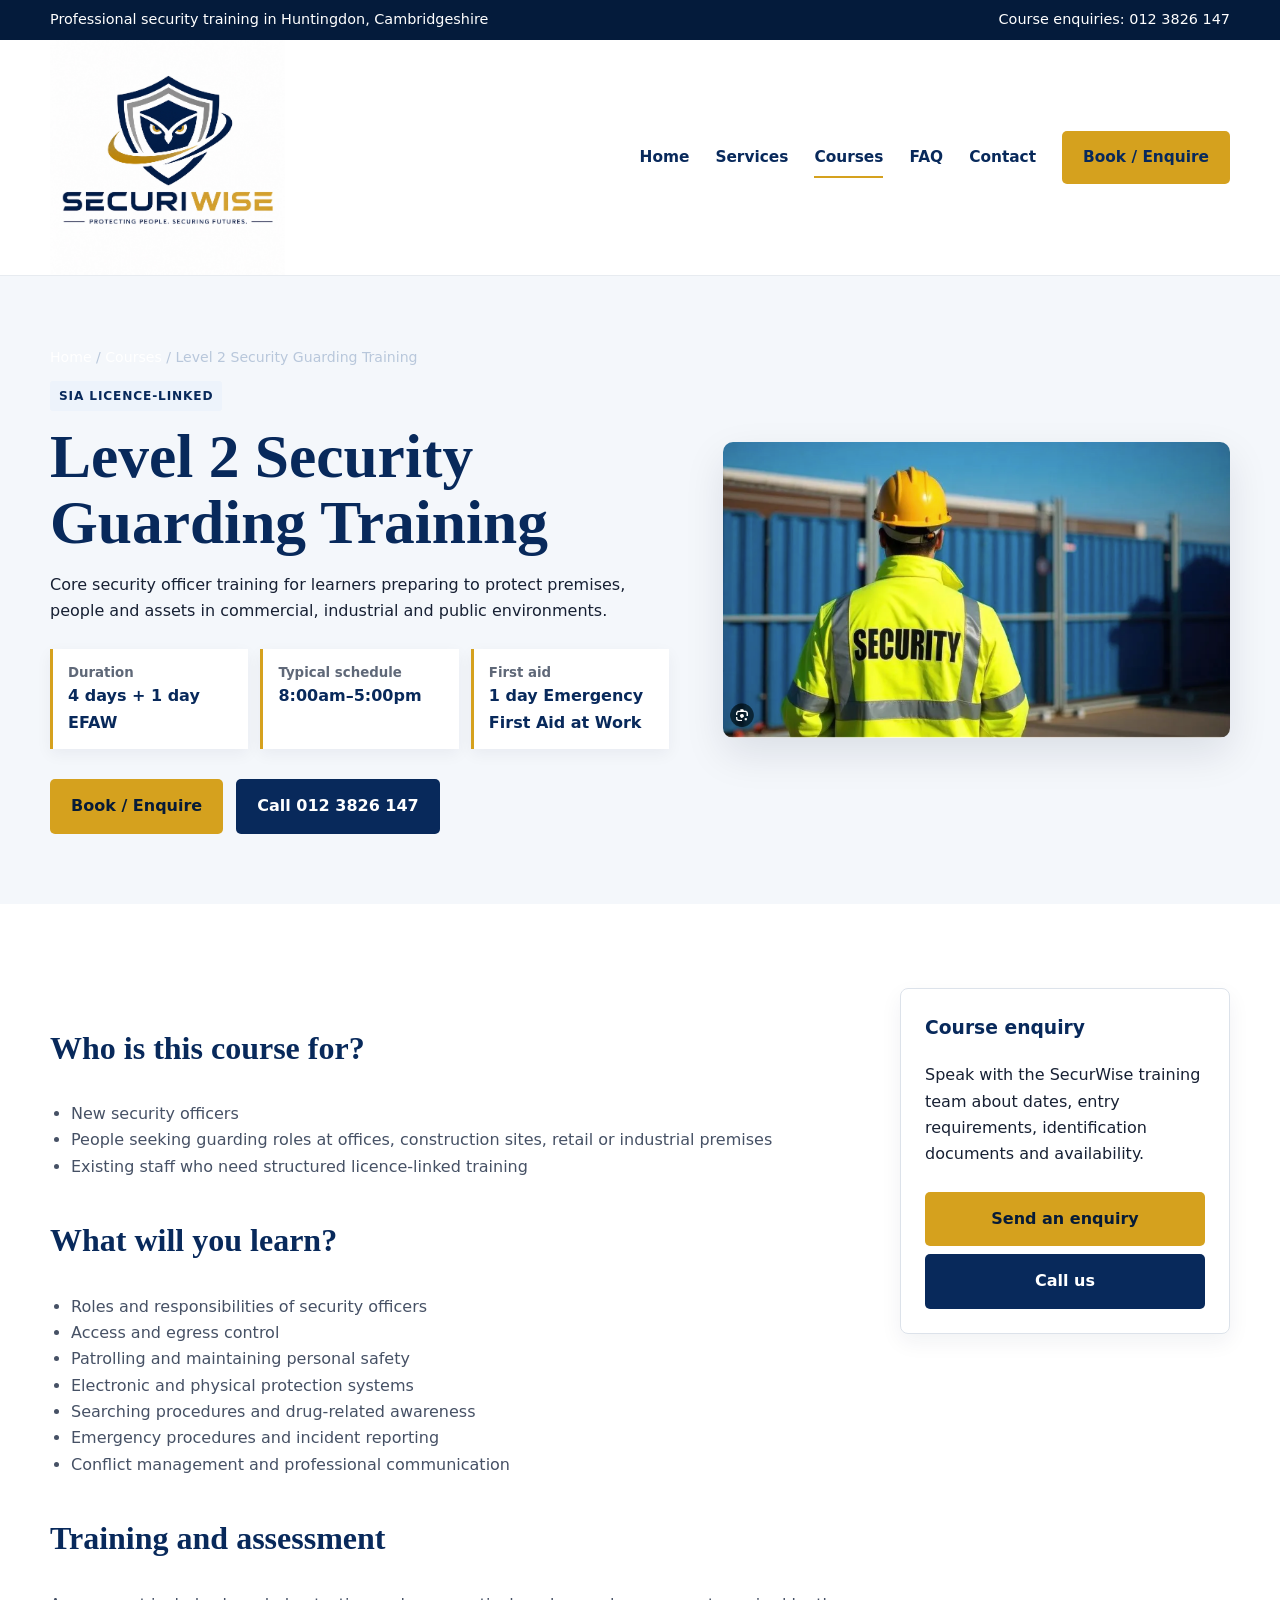
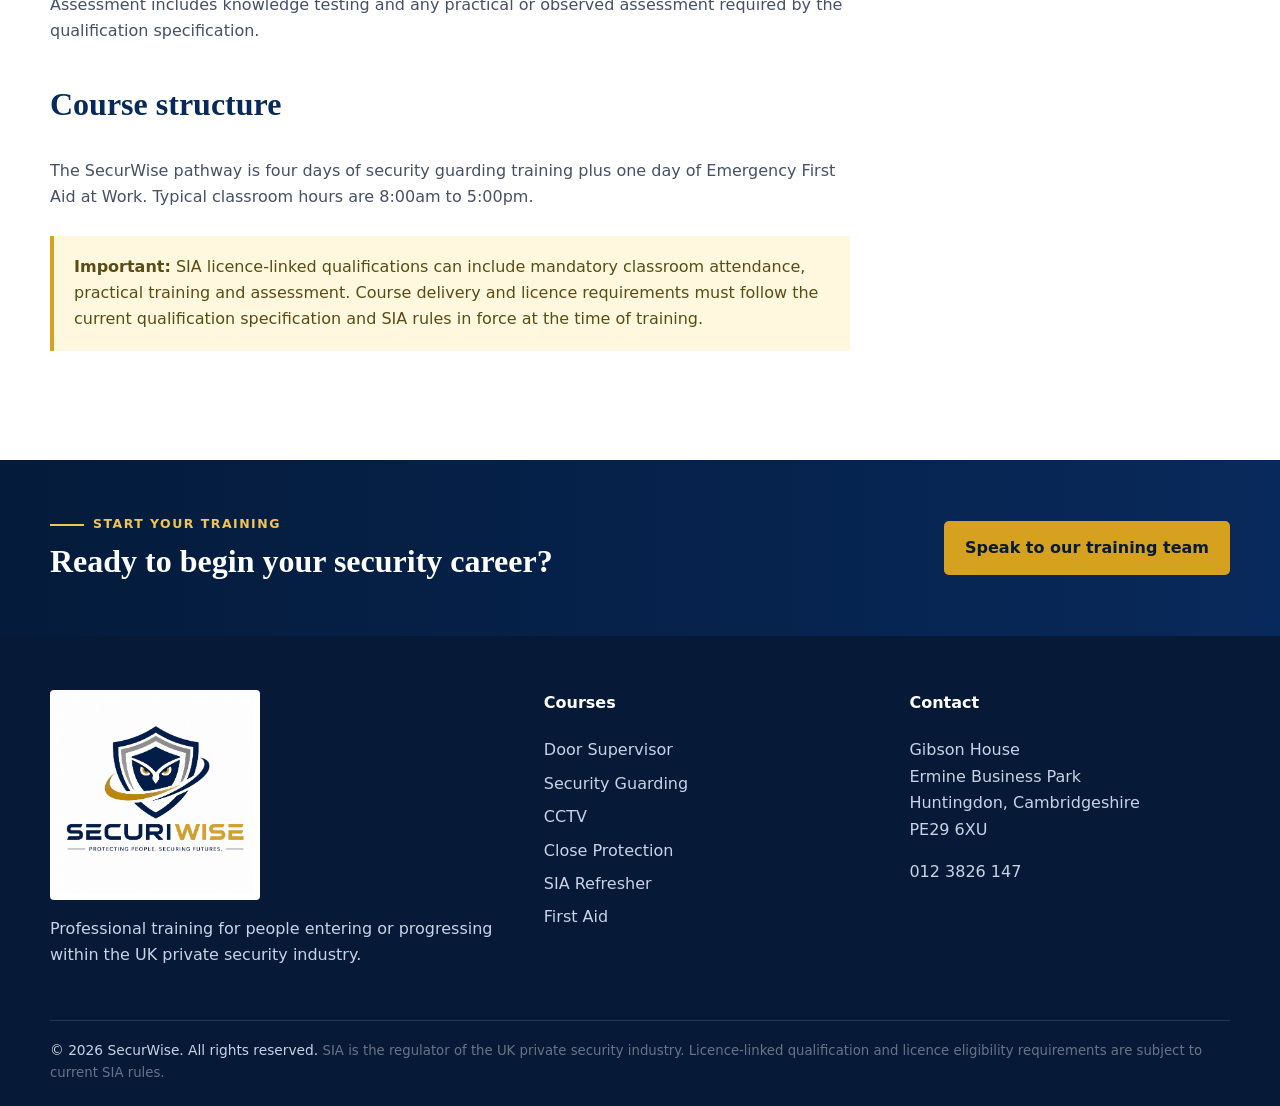
<file: courses/security-guarding/index.html>
<!doctype html>
<html lang="en">
<head>
<meta charset="utf-8"><meta name="viewport" content="width=device-width,initial-scale=1">
<title>Level 2 Security Guarding Course | SecurWise</title>
<meta name="description" content="Security Guarding training with SecurWise.">
<link rel="icon" type="image/png" href="/assets/images/favicon.png">
<link rel="stylesheet" href="/assets/css/style.css">
</head><body>
<div class="topbar"><div class="container"><span>Professional security training in Huntingdon, Cambridgeshire</span><a href="tel:0123826147">Course enquiries: 012 3826 147</a></div></div>
<header class="site-header"><div class="container header-inner">
<a class="brand" href="/"><img src="/assets/images/logo.jpeg" alt="SecurWise"></a>
<button class="menu-btn" aria-label="Open navigation">☰</button>
<nav class="nav"><a class="" href="/">Home</a><a class="" href="/services/">Services</a><a class="active" href="/courses/">Courses</a><a class="" href="/faq/">FAQ</a><a class="" href="/contact/">Contact</a><a class="nav-cta" href="/contact/">Book / Enquire</a></nav>
</div></header>
<main>
<section class="course-hero"><div class="container split">
<div><div class="breadcrumb"><a href="/">Home</a> / <a href="/courses/">Courses</a> / Level 2 Security Guarding Training</div><span class="tag">SIA licence-linked</span><h1>Level 2 Security Guarding Training</h1><p>Core security officer training for learners preparing to protect premises, people and assets in commercial, industrial and public environments.</p>
<div class="course-facts"><div class="fact"><small>Duration</small><strong>4 days + 1 day EFAW</strong></div><div class="fact"><small>Typical schedule</small><strong>8:00am–5:00pm</strong></div><div class="fact"><small>First aid</small><strong>1 day Emergency First Aid at Work</strong></div></div>
<div class="actions"><a class="btn btn-gold" href="/contact/">Book / Enquire</a><a class="btn btn-navy" href="tel:0123826147">Call 012 3826 147</a></div></div>
<img src="/assets/images/security-guarding.png" alt="Level 2 Security Guarding Training">
</div></section>
<section class="section"><div class="container content-layout">
<article class="prose">
<h2>Who is this course for?</h2><ul><li>New security officers</li><li>People seeking guarding roles at offices, construction sites, retail or industrial premises</li><li>Existing staff who need structured licence-linked training</li></ul>
<h2>What will you learn?</h2><ul><li>Roles and responsibilities of security officers</li><li>Access and egress control</li><li>Patrolling and maintaining personal safety</li><li>Electronic and physical protection systems</li><li>Searching procedures and drug-related awareness</li><li>Emergency procedures and incident reporting</li><li>Conflict management and professional communication</li></ul>
<h2>Training and assessment</h2><p>Assessment includes knowledge testing and any practical or observed assessment required by the qualification specification.</p>
<h2>Course structure</h2><p>The SecurWise pathway is four days of security guarding training plus one day of Emergency First Aid at Work. Typical classroom hours are 8:00am to 5:00pm.</p>
<div class="notice"><strong>Important:</strong> SIA licence-linked qualifications can include mandatory classroom attendance, practical training and assessment. Course delivery and licence requirements must follow the current qualification specification and SIA rules in force at the time of training.</div>
</article>
<aside class="sidebar"><div class="sidebar-box"><h3>Course enquiry</h3><p>Speak with the SecurWise training team about dates, entry requirements, identification documents and availability.</p><a class="btn btn-gold" href="/contact/">Send an enquiry</a><a class="btn btn-navy" href="tel:0123826147">Call us</a></div></aside>
</div></section>
</main>
<section class="cta-band"><div class="container"><div><div class="eyebrow">Start your training</div><h2>Ready to begin your security career?</h2></div><a class="btn btn-gold" href="/contact/">Speak to our training team</a></div></section>
<footer class="footer"><div class="container">
<div class="footer-grid">
<div><img src="/assets/images/logo.jpeg" alt="SecurWise"><p>Professional training for people entering or progressing within the UK private security industry.</p></div>
<div><h4>Courses</h4><a href="/courses/door-supervisor/">Door Supervisor</a><a href="/courses/security-guarding/">Security Guarding</a><a href="/courses/cctv/">CCTV</a><a href="/courses/close-protection/">Close Protection</a><a href="/courses/refresher/">SIA Refresher</a><a href="/courses/first-aid/">First Aid</a></div>
<div><h4>Contact</h4><p>Gibson House<br>Ermine Business Park<br>Huntingdon, Cambridgeshire<br>PE29 6XU</p><a href="tel:0123826147">012 3826 147</a></div>
</div>
<div class="footer-bottom">© <span data-year></span> SecurWise. All rights reserved. <span class="small-print">SIA is the regulator of the UK private security industry. Licence-linked qualification and licence eligibility requirements are subject to current SIA rules.</span></div>
</div></footer>
<script src="/assets/js/script.js"></script></body></html>
</file>
<file: assets/css/style.css>
:root{
  --navy:#08295b; --navy2:#041b3b; --gold:#d5a11e; --gold2:#f0c553;
  --ink:#172033; --muted:#5f6878; --line:#dce2ea; --soft:#f5f7fa; --white:#fff;
  --shadow:0 16px 40px rgba(5,23,50,.10);
}
*{box-sizing:border-box}
html{scroll-behavior:smooth}
body{margin:0;font-family:Inter,ui-sans-serif,system-ui,-apple-system,BlinkMacSystemFont,"Segoe UI",Arial,sans-serif;color:var(--ink);background:#fff;line-height:1.65}
a{color:inherit}
img{max-width:100%;display:block}
.container{width:min(1180px,calc(100% - 40px));margin:auto}
.topbar{background:var(--navy2);color:#fff;font-size:.9rem}
.topbar .container{display:flex;justify-content:space-between;gap:20px;padding:8px 0}
.topbar a{text-decoration:none}
.site-header{position:sticky;top:0;z-index:50;background:rgba(255,255,255,.97);border-bottom:1px solid #e7ebf0;backdrop-filter:blur(12px)}
.header-inner{min-height:92px;display:flex;align-items:center;justify-content:space-between;gap:25px}
.brand img{width:235px;height:auto}
.nav{display:flex;align-items:center;gap:26px}
.nav a{text-decoration:none;color:var(--navy);font-weight:700;font-size:.96rem;position:relative}
.nav a:not(.nav-cta):after{content:"";position:absolute;height:2px;background:var(--gold);left:0;right:100%;bottom:-8px;transition:.2s}
.nav a:hover:after,.nav a.active:after{right:0}
.nav-cta,.btn{display:inline-flex;align-items:center;justify-content:center;gap:9px;border-radius:5px;text-decoration:none;font-weight:800;padding:13px 20px;border:1px solid transparent;cursor:pointer}
.nav-cta,.btn-gold{background:var(--gold);color:#071b37}
.btn-gold:hover{background:var(--gold2)}
.btn-navy{background:var(--navy);color:#fff}
.btn-outline{border-color:#fff;color:#fff;background:transparent}
.menu-btn{display:none;background:none;border:0;font-size:1.8rem;color:var(--navy)}
.hero{position:relative;min-height:670px;display:flex;align-items:center;background:url('../images/hero-training-blur.jpg') center/cover no-repeat;color:#fff;overflow:hidden}
.hero:before{content:"";position:absolute;inset:0;background:linear-gradient(90deg,rgba(3,18,40,.94) 0%,rgba(3,24,55,.82) 48%,rgba(3,18,40,.50) 100%)}
.hero-content{position:relative;z-index:1;max-width:760px;padding:85px 0}
.eyebrow{display:inline-flex;align-items:center;gap:9px;color:var(--gold2);font-weight:900;letter-spacing:.12em;text-transform:uppercase;font-size:.78rem}
.eyebrow:before{content:"";width:34px;height:2px;background:currentColor}
.hero h1,.page-hero h1{font-family:Georgia,"Times New Roman",serif;line-height:1.08;margin:14px 0 20px;font-weight:700}
.hero h1{font-size:clamp(2.8rem,5.7vw,5.2rem);max-width:900px}
.hero p{font-size:1.16rem;max-width:720px;color:#e7edf5}
.actions{display:flex;gap:13px;flex-wrap:wrap;margin-top:30px}
.hero-trust{display:flex;gap:26px;flex-wrap:wrap;margin-top:34px;padding-top:25px;border-top:1px solid rgba(255,255,255,.25);font-weight:700;color:#eef3fa}
.hero-trust span:before{content:"✓";color:var(--gold2);margin-right:8px}
.section{padding:84px 0}
.section.soft{background:var(--soft)}
.section.dark{background:var(--navy2);color:#fff}
.section-head{max-width:760px;margin-bottom:36px}
.section-head.center{text-align:center;margin-left:auto;margin-right:auto}
.section-head h2{font-family:Georgia,"Times New Roman",serif;font-size:clamp(2rem,4vw,3.25rem);line-height:1.12;color:var(--navy);margin:9px 0 14px}
.dark .section-head h2{color:#fff}
.section-head p{color:var(--muted);font-size:1.05rem}
.dark .section-head p{color:#c8d4e5}
.grid{display:grid;gap:24px}
.grid-3{grid-template-columns:repeat(3,1fr)}
.grid-4{grid-template-columns:repeat(4,1fr)}
.course-card,.info-card{background:#fff;border:1px solid var(--line);border-radius:10px;overflow:hidden;box-shadow:0 8px 22px rgba(7,29,62,.06);transition:.22s}
.course-card:hover{transform:translateY(-4px);box-shadow:var(--shadow)}
.course-card img{width:100%;height:230px;object-fit:cover}
.course-card .body,.info-card{padding:25px}
.tag{display:inline-block;background:#edf3fb;color:var(--navy);padding:5px 9px;border-radius:3px;font-size:.76rem;font-weight:900;text-transform:uppercase;letter-spacing:.07em}
.course-card h3{font-size:1.35rem;color:var(--navy);margin:12px 0 8px}
.course-card p{color:var(--muted)}
.meta{display:flex;gap:10px;flex-wrap:wrap;font-size:.86rem;font-weight:800;color:#536075;margin:15px 0}
.card-link{display:inline-block;margin-top:8px;color:var(--navy);font-weight:900;text-decoration:none}
.card-link:after{content:" →";color:var(--gold)}
.split{display:grid;grid-template-columns:1.05fr .95fr;gap:54px;align-items:center}
.split img{border-radius:10px;box-shadow:var(--shadow)}
.tick-list{padding:0;list-style:none;margin:20px 0}
.tick-list li{position:relative;padding-left:29px;margin:9px 0}
.tick-list li:before{content:"✓";position:absolute;left:0;color:var(--gold);font-weight:900}
.stats{display:grid;grid-template-columns:repeat(4,1fr);gap:1px;background:rgba(255,255,255,.13);border:1px solid rgba(255,255,255,.13)}
.stat{padding:28px;text-align:center;background:rgba(255,255,255,.04)}
.stat strong{display:block;color:var(--gold2);font-size:1.8rem}
.page-hero{background:linear-gradient(120deg,var(--navy2),var(--navy));color:#fff;padding:88px 0}
.page-hero h1{font-size:clamp(2.5rem,5vw,4.6rem);max-width:850px}
.page-hero p{max-width:760px;color:#d9e2ef;font-size:1.08rem}
.breadcrumb{font-size:.88rem;color:#b8c7db;margin-bottom:12px}
.breadcrumb a{color:#fff;text-decoration:none}
.course-hero{padding:70px 0;background:#f4f7fb}
.course-hero .split{grid-template-columns:1.1fr .9fr}
.course-hero h1{font-family:Georgia,"Times New Roman",serif;color:var(--navy);font-size:clamp(2.4rem,4.8vw,4.2rem);line-height:1.08;margin:12px 0}
.course-facts{display:grid;grid-template-columns:repeat(3,1fr);gap:12px;margin:24px 0}
.fact{border-left:3px solid var(--gold);background:#fff;padding:13px 15px;box-shadow:0 5px 15px rgba(7,29,62,.05)}
.fact small{display:block;color:var(--muted);font-weight:700}
.fact strong{color:var(--navy)}
.content-layout{display:grid;grid-template-columns:minmax(0,1fr) 330px;gap:50px;align-items:start}
.prose h2{font-family:Georgia,"Times New Roman",serif;color:var(--navy);font-size:2rem;margin-top:34px}
.prose h3{color:var(--navy);margin-top:24px}
.prose p,.prose li{color:#465165}
.prose ul{padding-left:21px}
.sidebar{position:sticky;top:120px}
.sidebar-box{border:1px solid var(--line);padding:24px;border-radius:8px;background:#fff;box-shadow:0 8px 22px rgba(7,29,62,.06)}
.sidebar-box h3{margin-top:0;color:var(--navy)}
.sidebar .btn{width:100%;margin-top:8px}
.notice{border-left:4px solid var(--gold);background:#fff8df;padding:18px 20px;margin:25px 0;color:#5b4b15}
.accordion{border-top:1px solid var(--line)}
.acc-item{border-bottom:1px solid var(--line)}
.acc-btn{width:100%;padding:20px 2px;background:none;border:0;text-align:left;font:inherit;font-weight:800;color:var(--navy);display:flex;justify-content:space-between;cursor:pointer}
.acc-panel{max-height:0;overflow:hidden;transition:max-height .28s ease}
.acc-panel p{margin:0;padding:0 8px 20px 2px;color:var(--muted)}
.acc-item.open .acc-panel{max-height:500px}
.form-card{background:#fff;border:1px solid var(--line);border-radius:10px;padding:30px;box-shadow:var(--shadow)}
.form-grid{display:grid;grid-template-columns:1fr 1fr;gap:16px}
.form-card label{display:block;font-size:.9rem;font-weight:800;color:var(--navy);margin-bottom:5px}
.form-card input,.form-card select,.form-card textarea{width:100%;border:1px solid #cfd6df;border-radius:5px;padding:13px;font:inherit}
.form-card textarea{min-height:150px;resize:vertical}
.full{grid-column:1/-1}
.form-note{font-size:.84rem;color:var(--muted)}
.contact-list{padding:0;list-style:none}
.contact-list li{margin:12px 0}
.contact-list strong{color:var(--navy);display:block}
.cta-band{background:linear-gradient(90deg,var(--navy2),var(--navy));color:#fff;padding:48px 0}
.cta-band .container{display:flex;align-items:center;justify-content:space-between;gap:25px}
.cta-band h2{font-family:Georgia,"Times New Roman",serif;font-size:2rem;margin:0}
.footer{background:#061a38;color:#c8d3e3;padding:54px 0 22px}
.footer-grid{display:grid;grid-template-columns:1.4fr 1fr 1fr;gap:45px}
.footer img{width:210px;background:#fff;padding:6px;border-radius:4px}
.footer h4{color:#fff;margin-top:0}
.footer a{display:block;text-decoration:none;color:#c8d3e3;margin:7px 0}
.footer-bottom{border-top:1px solid rgba(255,255,255,.12);margin-top:35px;padding-top:18px;font-size:.86rem}
.small-print{font-size:.83rem;color:#6a7484}
@media(max-width:900px){
  .menu-btn{display:block}.nav{display:none;position:absolute;top:92px;left:0;right:0;background:#fff;flex-direction:column;align-items:flex-start;padding:25px 30px;border-bottom:1px solid var(--line)}.nav.open{display:flex}
  .grid-3,.grid-4,.stats{grid-template-columns:1fr 1fr}.split,.content-layout{grid-template-columns:1fr}.sidebar{position:static}.course-hero .split{grid-template-columns:1fr}.hero{min-height:610px}.brand img{width:205px}
}
@media(max-width:600px){
  .container{width:min(100% - 28px,1180px)}.topbar .container{flex-direction:column;gap:0}.grid-3,.grid-4,.stats,.course-facts,.form-grid{grid-template-columns:1fr}.hero-content{padding:65px 0}.hero h1{font-size:2.65rem}.section{padding:62px 0}.cta-band .container{flex-direction:column;align-items:flex-start}.footer-grid{grid-template-columns:1fr}.full{grid-column:auto}
}
</file>
